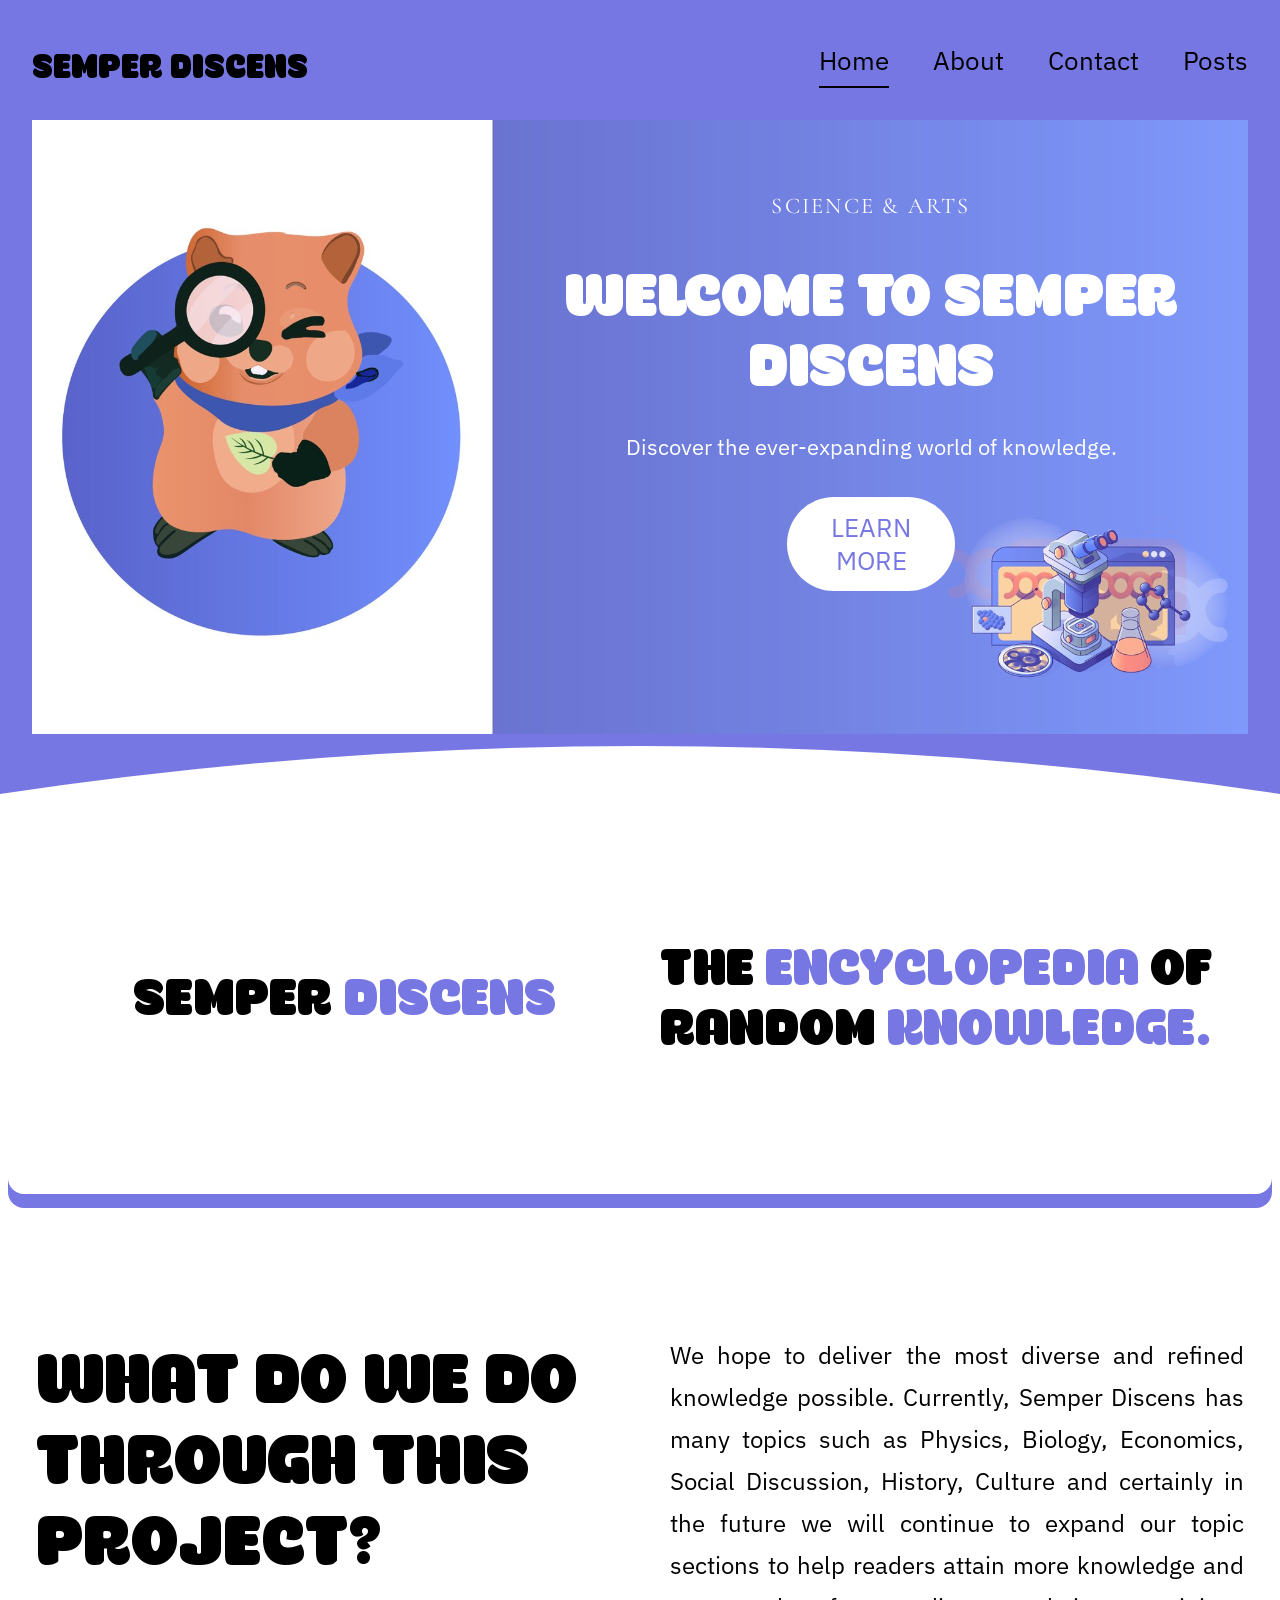
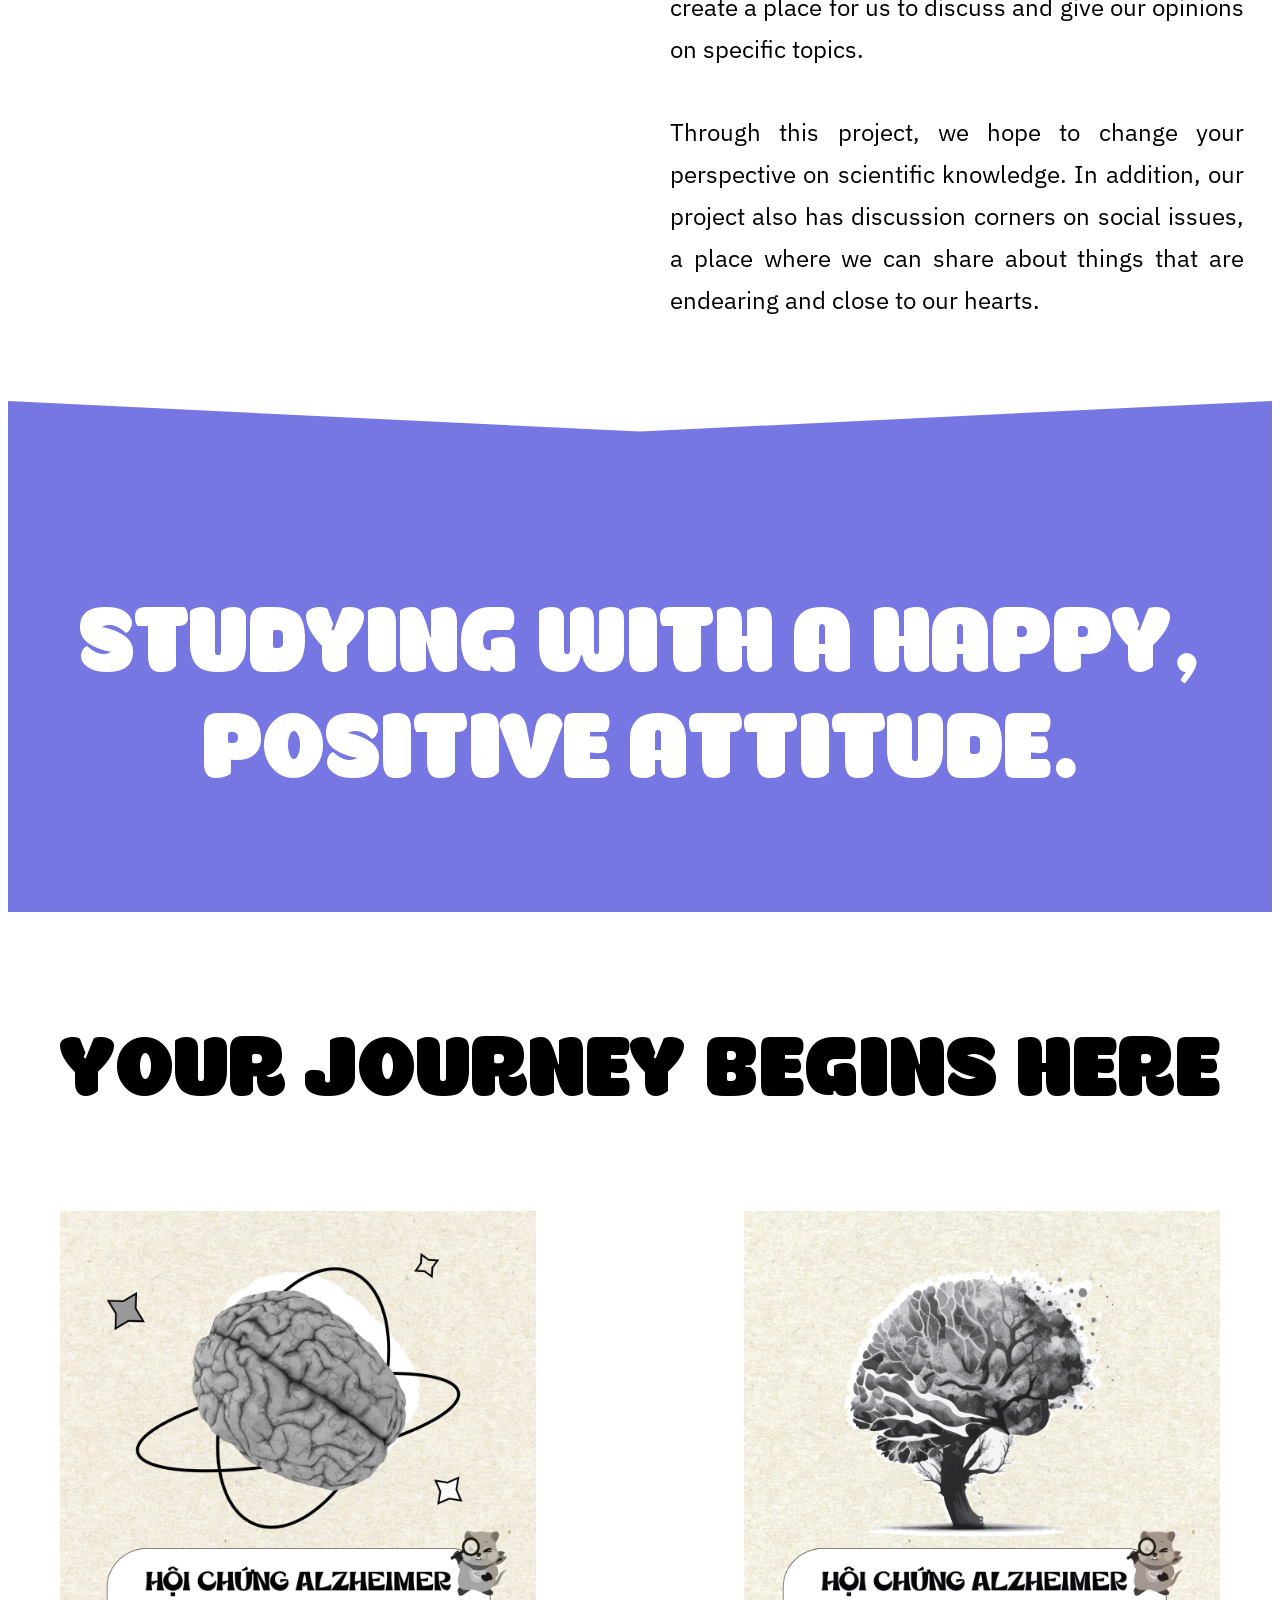
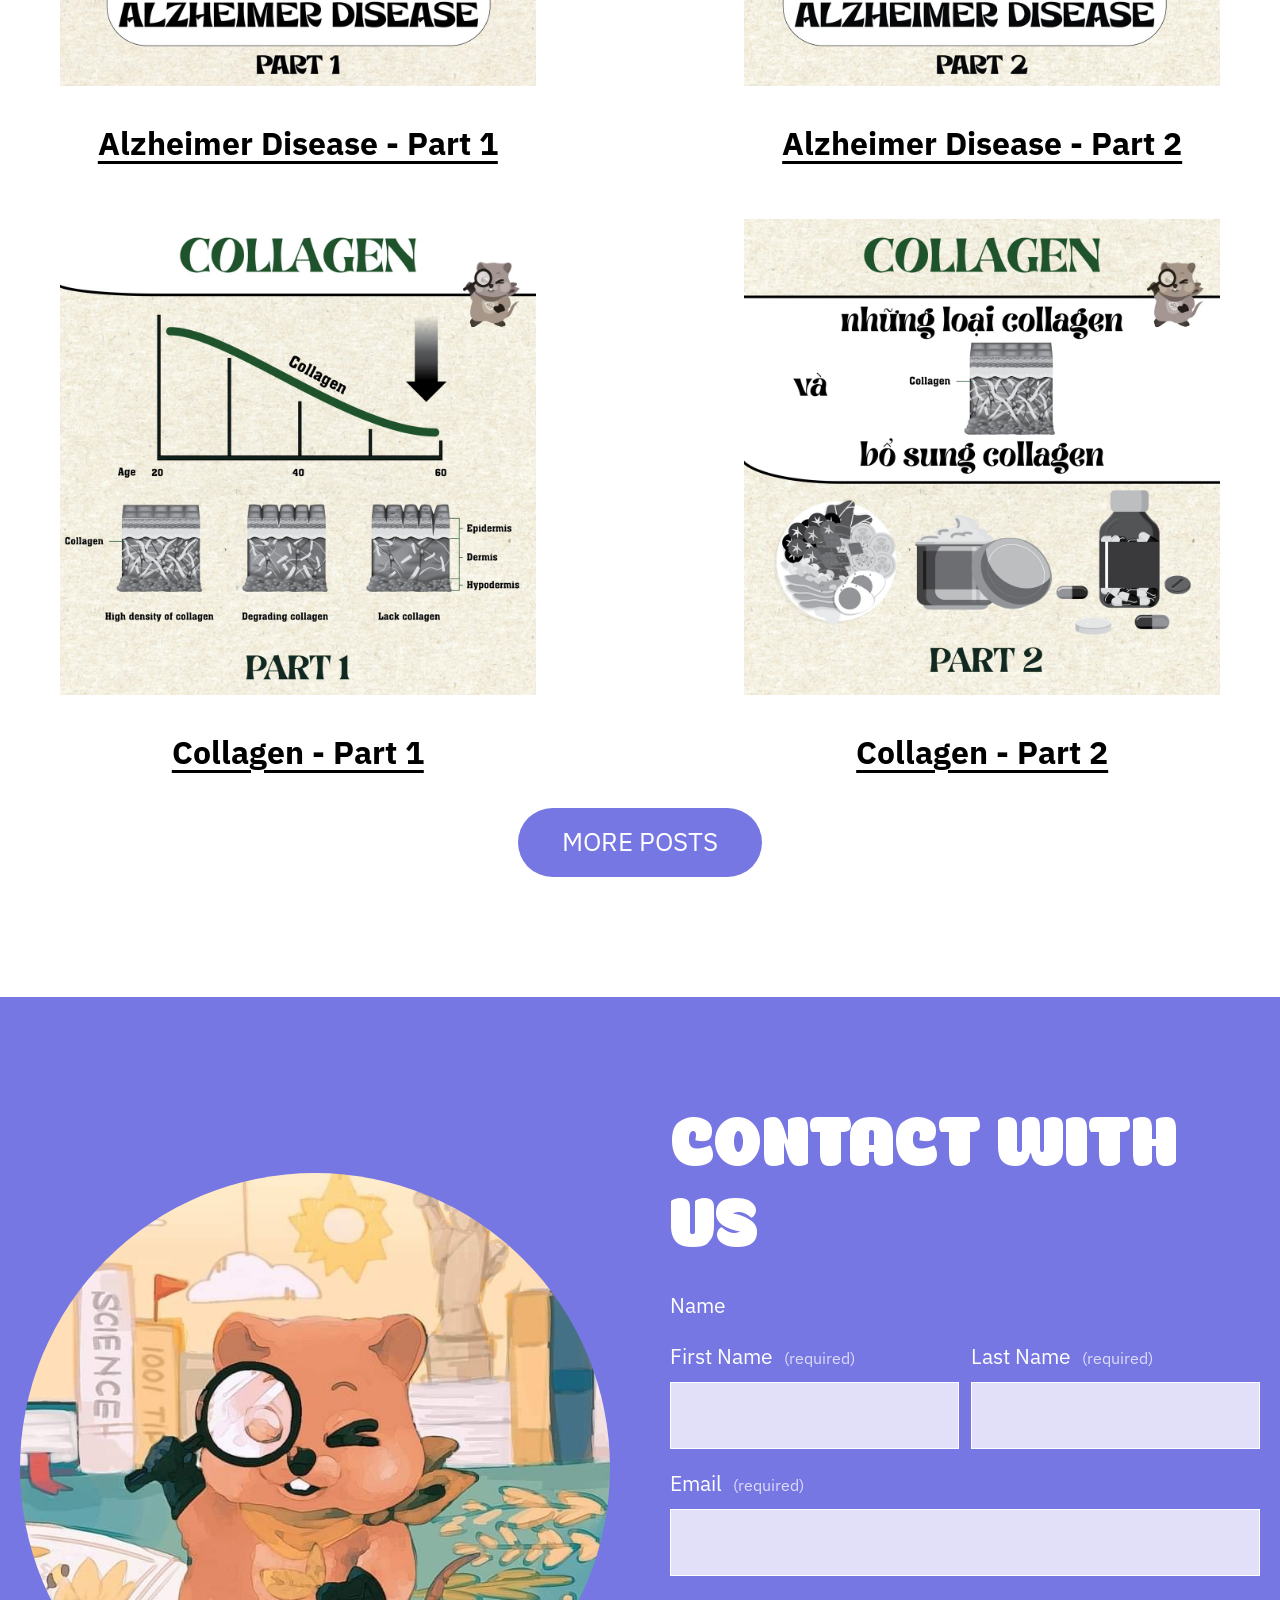
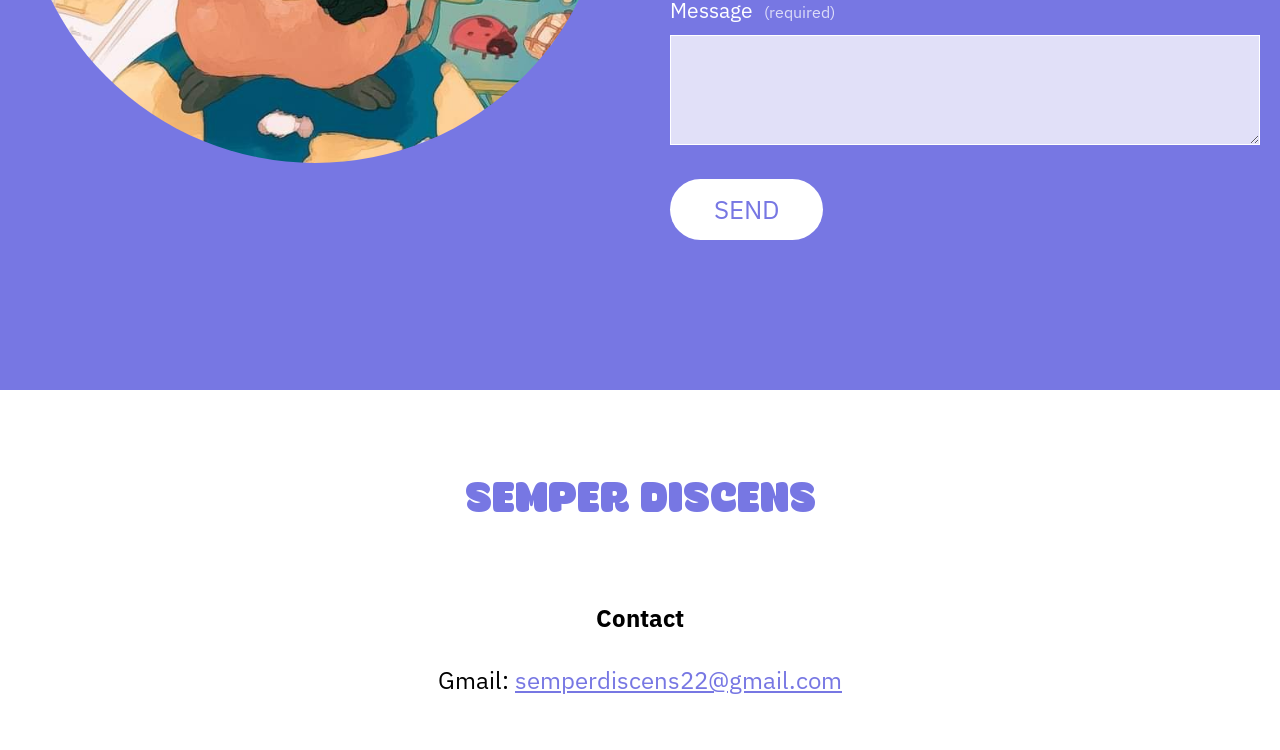
<file: index.html>
<!DOCTYPE html>
<html lang="en">
<head>
  <meta charset="UTF-8">
  <meta name="viewport" content="width=device-width, initial-scale=1">
  <title>Semper Discens</title>
  <link rel="stylesheet" href="style.css">
  <link rel="icon" href="images/favicon.png">
  <meta property="og:image" content="https://tramdanglamduoc.github.io/Semper-Discens/images/banner.jpg">
</head>
<body>

<header class="site-header dark">
  <a class="logo" href="index.html">Semper Discens</a>
  <nav>
    <a href="index.html" class="active">Home</a>
    <a href="about.html">About</a>
    <a href="contact.html">Contact</a>
    <a href="posts.html">Posts</a>
  </nav>
</header>

<section class="hero-wrap">
  <div class="hero">
    <div class="hero-right">
      <p class="tagline-sub">Science &amp; Arts</p>
      <h1>Welcome to Semper Discens</h1>
      <p>Discover the ever-expanding world of knowledge.</p>
      <a class="btn btn-white" href="about.html">Learn<br>more</a>
    </div>
  </div>
</section>
<svg class="curve-bottom" viewBox="0 0 100 10" preserveAspectRatio="none">
  <path d="M0 10 Q50 -6 100 10 Z" fill="#fff"/>
</svg>

<section class="tagline-card">
  <h2>Semper <span class="accent">Discens</span></h2>
  <h2>The <span class="accent">Encyclopedia</span> of random <span class="accent">knowledge.</span></h2>
</section>

<section class="two-col">
  <h2>What do we do through this project?</h2>
  <div class="justify">
    <p>We hope to deliver the most diverse and refined knowledge possible. Currently, Semper Discens has many topics such as Physics, Biology, Economics, Social Discussion, History, Culture and certainly in the future we will continue to expand our topic sections to help readers attain more knowledge and create a place for us to discuss and give our opinions on specific topics.</p>
    <p>Through this project, we hope to change your perspective on scientific knowledge. In addition, our project also has discussion corners on social issues, a place where we can share about things that are endearing and close to our hearts.</p>
  </div>
</section>

<section class="v-banner">
  <h2>Studying with a happy, positive attitude.</h2>
</section>

<section class="posts">
  <h2>Your journey begins here</h2>
  <div class="post-grid">
    <a class="post-card" href="posts/alzheimer-part-1.html">
      <img src="images/alzheimer-1.jpg" alt="Alzheimer Disease - Part 1">
      <span>Alzheimer Disease - Part 1</span>
    </a>
    <a class="post-card" href="posts/alzheimer-part-2.html">
      <img src="images/alzheimer-2.jpg" alt="Alzheimer Disease - Part 2">
      <span>Alzheimer Disease - Part 2</span>
    </a>
    <a class="post-card" href="posts/collagen-part-1.html">
      <img src="images/collagen-1.jpg" alt="Collagen - Part 1">
      <span>Collagen - Part 1</span>
    </a>
    <a class="post-card" href="posts/collagen-part-2.html">
      <img src="images/collagen-2.jpg" alt="Collagen - Part 2">
      <span>Collagen - Part 2</span>
    </a>
  </div>
  <div class="more"><a class="btn btn-purple" href="posts.html">More posts</a></div>
</section>

<section class="contact" id="contact">
  <img class="contact-img" src="images/mascot-watercolor.jpg" alt="">
  <div>
    <h2>Contact with us</h2>
    <form action="https://formspree.io/f/YOUR_FORM_ID" method="POST">
      Name
      <div class="row">
        <label>First Name <small>(required)</small><input name="first_name" required></label>
        <label>Last Name <small>(required)</small><input name="last_name" required></label>
      </div>
      <label>Email <small>(required)</small><input type="email" name="email" required></label>
      <label>Message <small>(required)</small><textarea name="message" required></textarea></label>
      <button class="btn btn-white" type="submit">Send</button>
    </form>
  </div>
</section>

<footer class="site-footer">
  <div class="heading">Semper Discens</div>
  <h4>Contact</h4>
  <p>Gmail: <a href="mailto:semperdiscens22@gmail.com">semperdiscens22@gmail.com</a></p>
</footer>

</body>
</html>
</file>
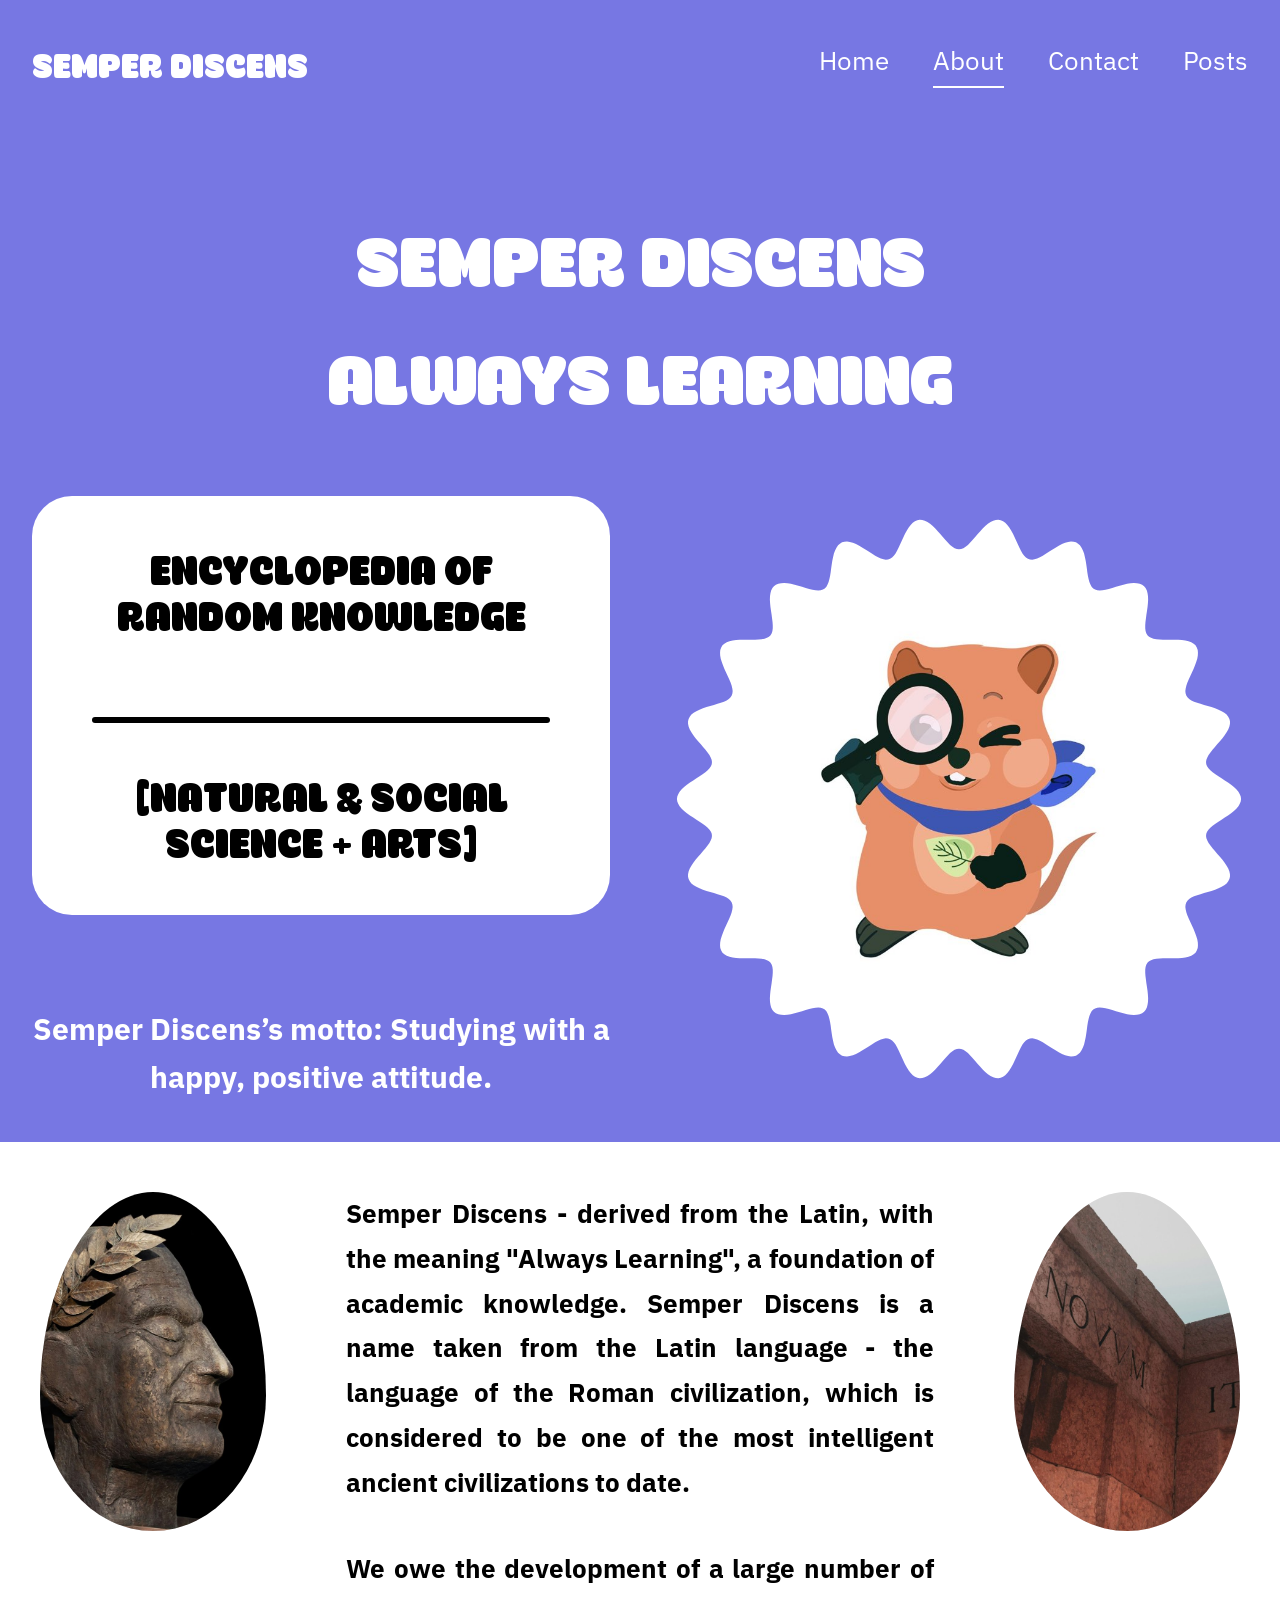
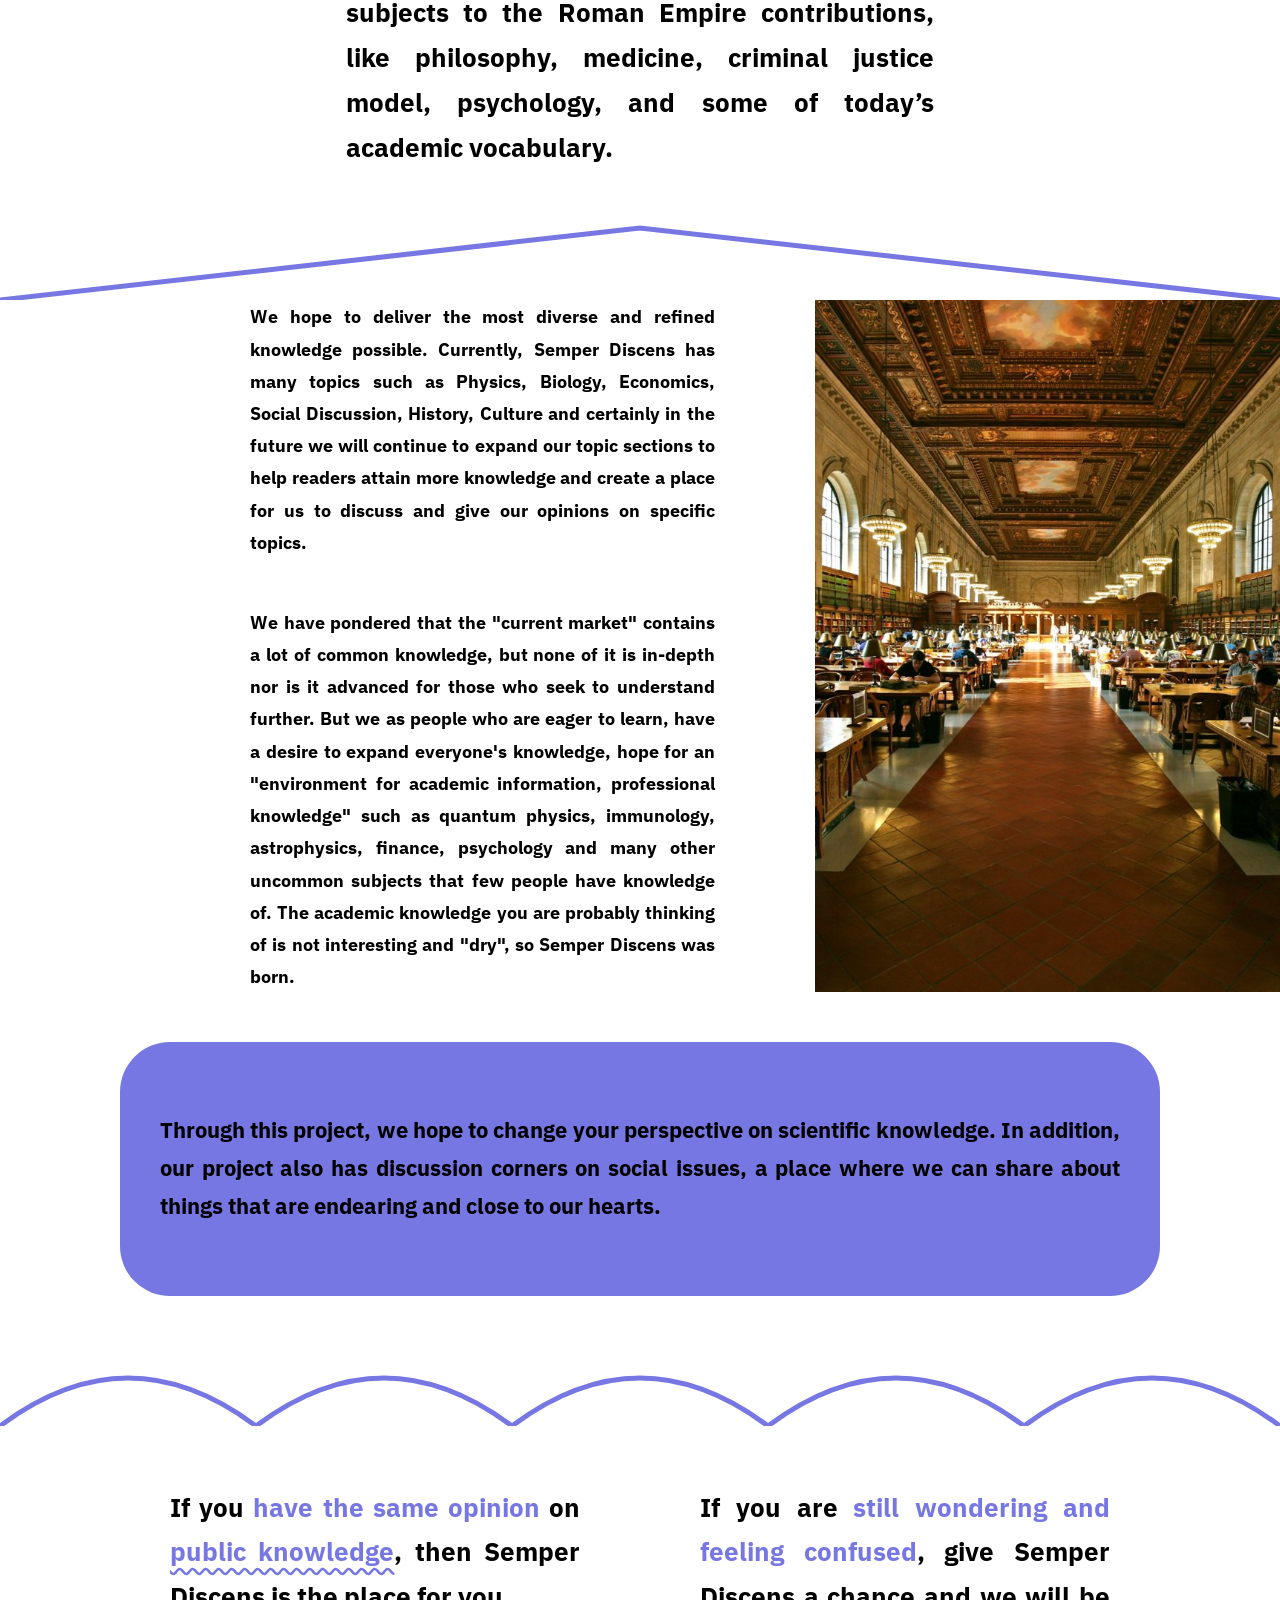
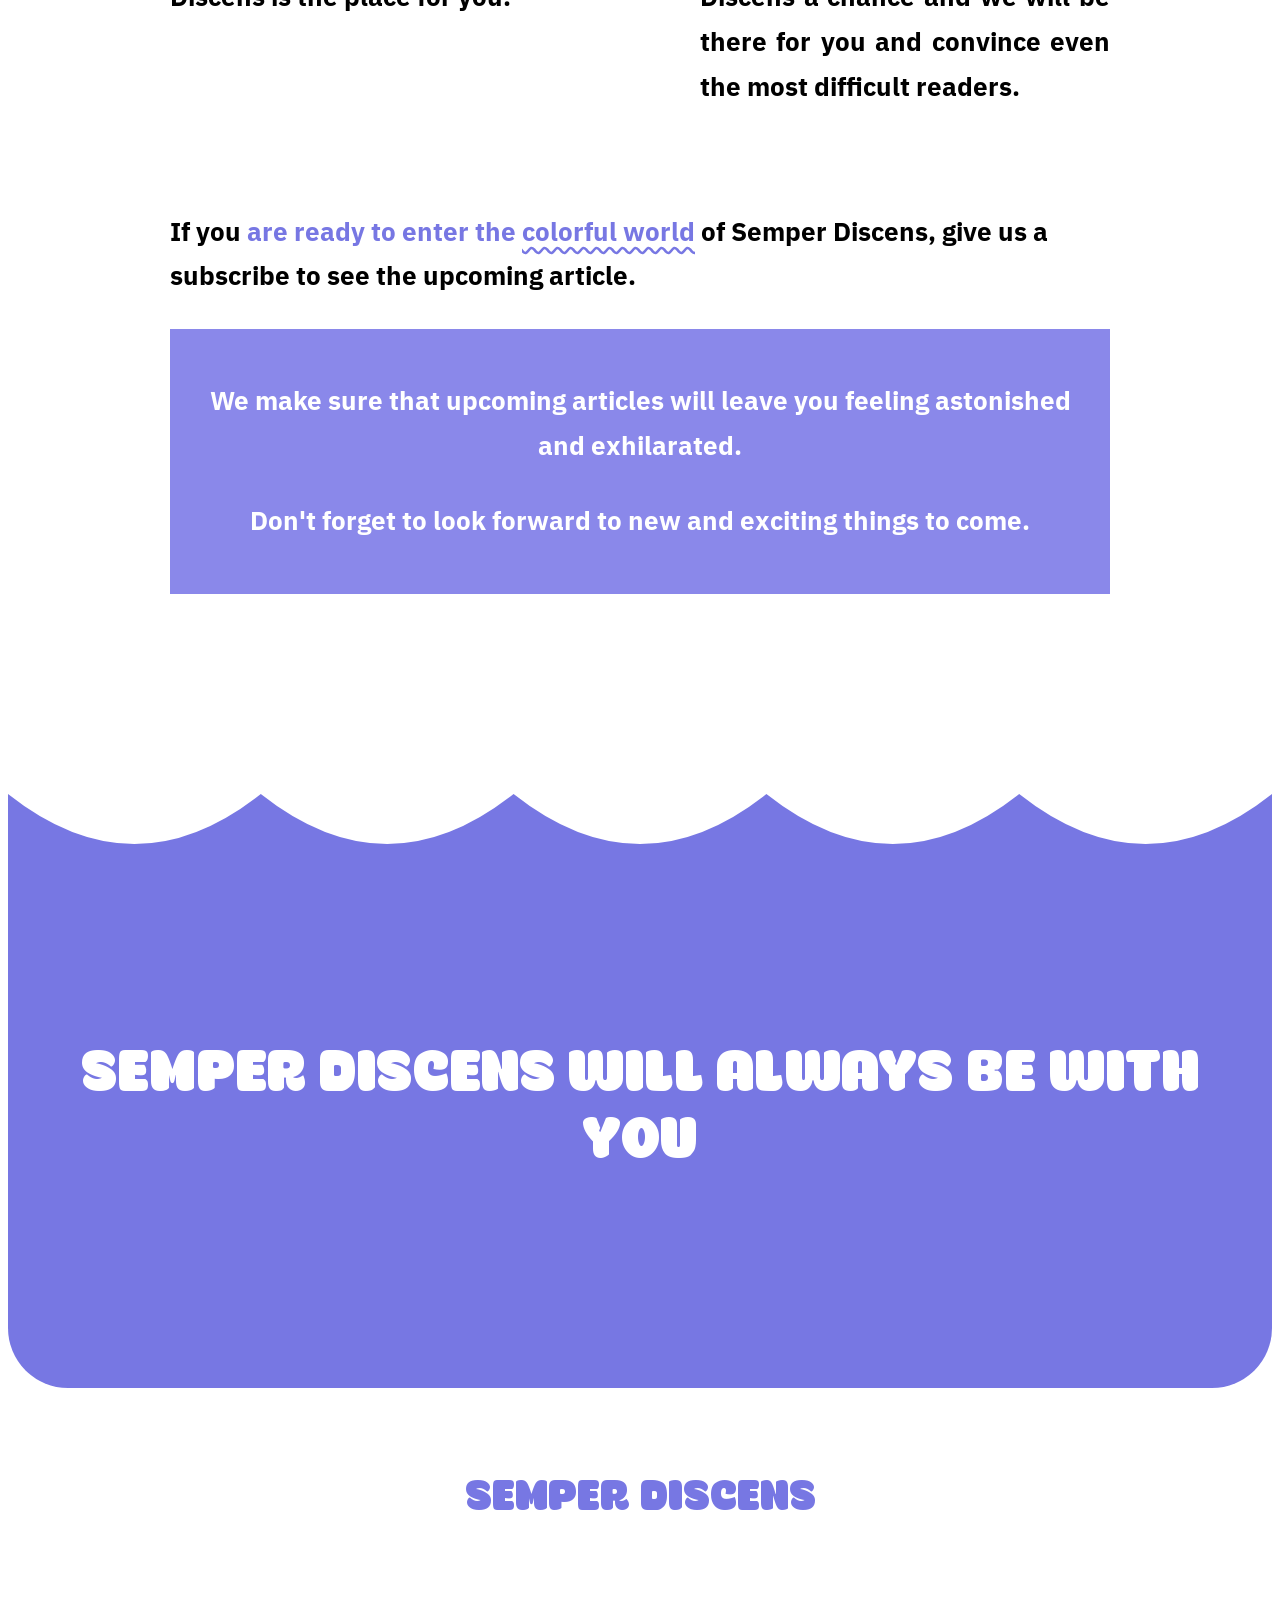
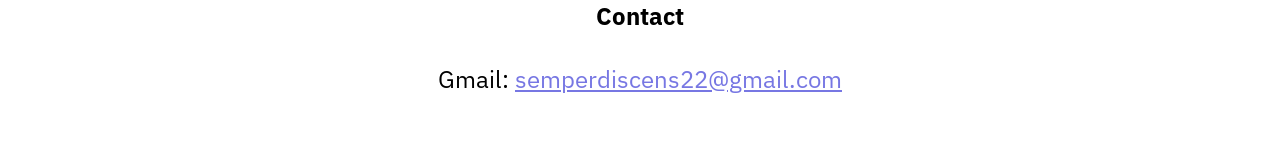
<file: about.html>
<!DOCTYPE html>
<html lang="en">
<head>
  <meta charset="UTF-8">
  <meta name="viewport" content="width=device-width, initial-scale=1">
  <title>About — Semper Discens</title>
  <link rel="stylesheet" href="style.css">
  <link rel="icon" href="images/favicon.png">
  <meta property="og:image" content="https://tramdanglamduoc.github.io/Semper-Discens/images/banner.jpg">
</head>
<body>

<header class="site-header light">
  <a class="logo" href="index.html">Semper Discens</a>
  <nav>
    <a href="index.html">Home</a>
    <a href="about.html" class="active">About</a>
    <a href="contact.html">Contact</a>
    <a href="posts.html">Posts</a>
  </nav>
</header>

<section class="about-hero">
  <h1>Semper Discens<br>Always learning</h1>
  <div class="about-hero-grid">
    <div>
      <div class="about-box">
        <h2>Encyclopedia of random knowledge</h2>
        <hr>
        <h2>[Natural &amp; social science + arts]</h2>
      </div>
      <p class="motto">Semper Discens’s motto: Studying with a happy, positive attitude.</p>
    </div>
    <div class="scallop"><img src="images/mascot.jpg" alt="Semper Discens mascot"></div>
  </div>
</section>

<section class="egg-row">
  <img class="egg" src="images/about-statue.jpg" alt="" style="object-position: 28% center">
  <div class="justify">
    <p>Semper Discens - derived from the Latin, with the meaning "Always Learning", a foundation of academic knowledge. Semper Discens is a name taken from the Latin language - the language of the Roman civilization, which is considered to be one of the most intelligent ancient civilizations to date.</p>
    <p>We owe the development of a large number of subjects to the Roman Empire contributions, like philosophy, medicine, criminal justice model, psychology, and some of today’s academic vocabulary.</p>
  </div>
  <img class="egg" src="images/about-novum.jpg" alt="" style="object-position: 22% center">
</section>

<svg class="divider" viewBox="0 0 100 10" preserveAspectRatio="none">
  <polyline points="0,10 50,1 100,10" fill="none" stroke="#7777e3" stroke-width="0.5" vector-effect="non-scaling-stroke" style="stroke-width:5"/>
</svg>

<section class="text-img">
  <div class="justify">
    <p>We hope to deliver the most diverse and refined knowledge possible. Currently, Semper Discens has many topics such as Physics, Biology, Economics, Social Discussion, History, Culture and certainly in the future we will continue to expand our topic sections to help readers attain more knowledge and create a place for us to discuss and give our opinions on specific topics.</p>
    <p>We have pondered that the "current market" contains a lot of common knowledge, but none of it is in-depth nor is it advanced for those who seek to understand further. But we as people who are eager to learn, have a desire to expand everyone's knowledge, hope for an "environment for academic information, professional knowledge" such as quantum physics, immunology, astrophysics, finance, psychology and many other uncommon subjects that few people have knowledge of. The academic knowledge you are probably thinking of is not interesting and "dry", so Semper Discens was born.</p>
  </div>
  <img src="images/about-library.jpg" alt="">
</section>

<div class="purple-pill justify">
  Through this project, we hope to change your perspective on scientific knowledge. In addition, our project also has discussion corners on social issues, a place where we can share about things that are endearing and close to our hearts.
</div>

<svg class="divider" viewBox="0 0 500 50" preserveAspectRatio="none">
  <path d="M0 50 Q50 -10 100 50 Q150 -10 200 50 Q250 -10 300 50 Q350 -10 400 50 Q450 -10 500 50" fill="none" stroke="#7777e3" stroke-width="5" vector-effect="non-scaling-stroke"/>
</svg>

<section class="bold-text">
  <div class="cols justify">
    <p>If you <span class="hl">have the same opinion</span> on <span class="hl squiggle">public knowledge</span>, then Semper Discens is the place for you.</p>
    <p>If you are <span class="hl">still wondering and feeling confused</span>, give Semper Discens a chance and we will be there for you and convince even the most difficult readers.</p>
  </div>
  <p>If you <span class="hl">are ready to enter the <span class="squiggle">colorful world</span></span> of Semper Discens, give us a subscribe to see the upcoming article.</p>
  <div class="note-box">
    <p>We make sure that upcoming articles will leave you feeling astonished and exhilarated.</p>
    <p>Don't forget to look forward to new and exciting things to come.</p>
  </div>
</section>

<section class="wave-banner">
  <svg class="divider" viewBox="0 0 500 50" preserveAspectRatio="none">
    <path d="M0 0 H500 V0 Q450 50 400 0 Q350 50 300 0 Q250 50 200 0 Q150 50 100 0 Q50 50 0 0 Z" fill="#fff"/>
  </svg>
  <h2>Semper Discens will always be with you</h2>
</section>

<footer class="site-footer">
  <div class="heading">Semper Discens</div>
  <h4>Contact</h4>
  <p>Gmail: <a href="mailto:semperdiscens22@gmail.com">semperdiscens22@gmail.com</a></p>
</footer>

</body>
</html>
</file>
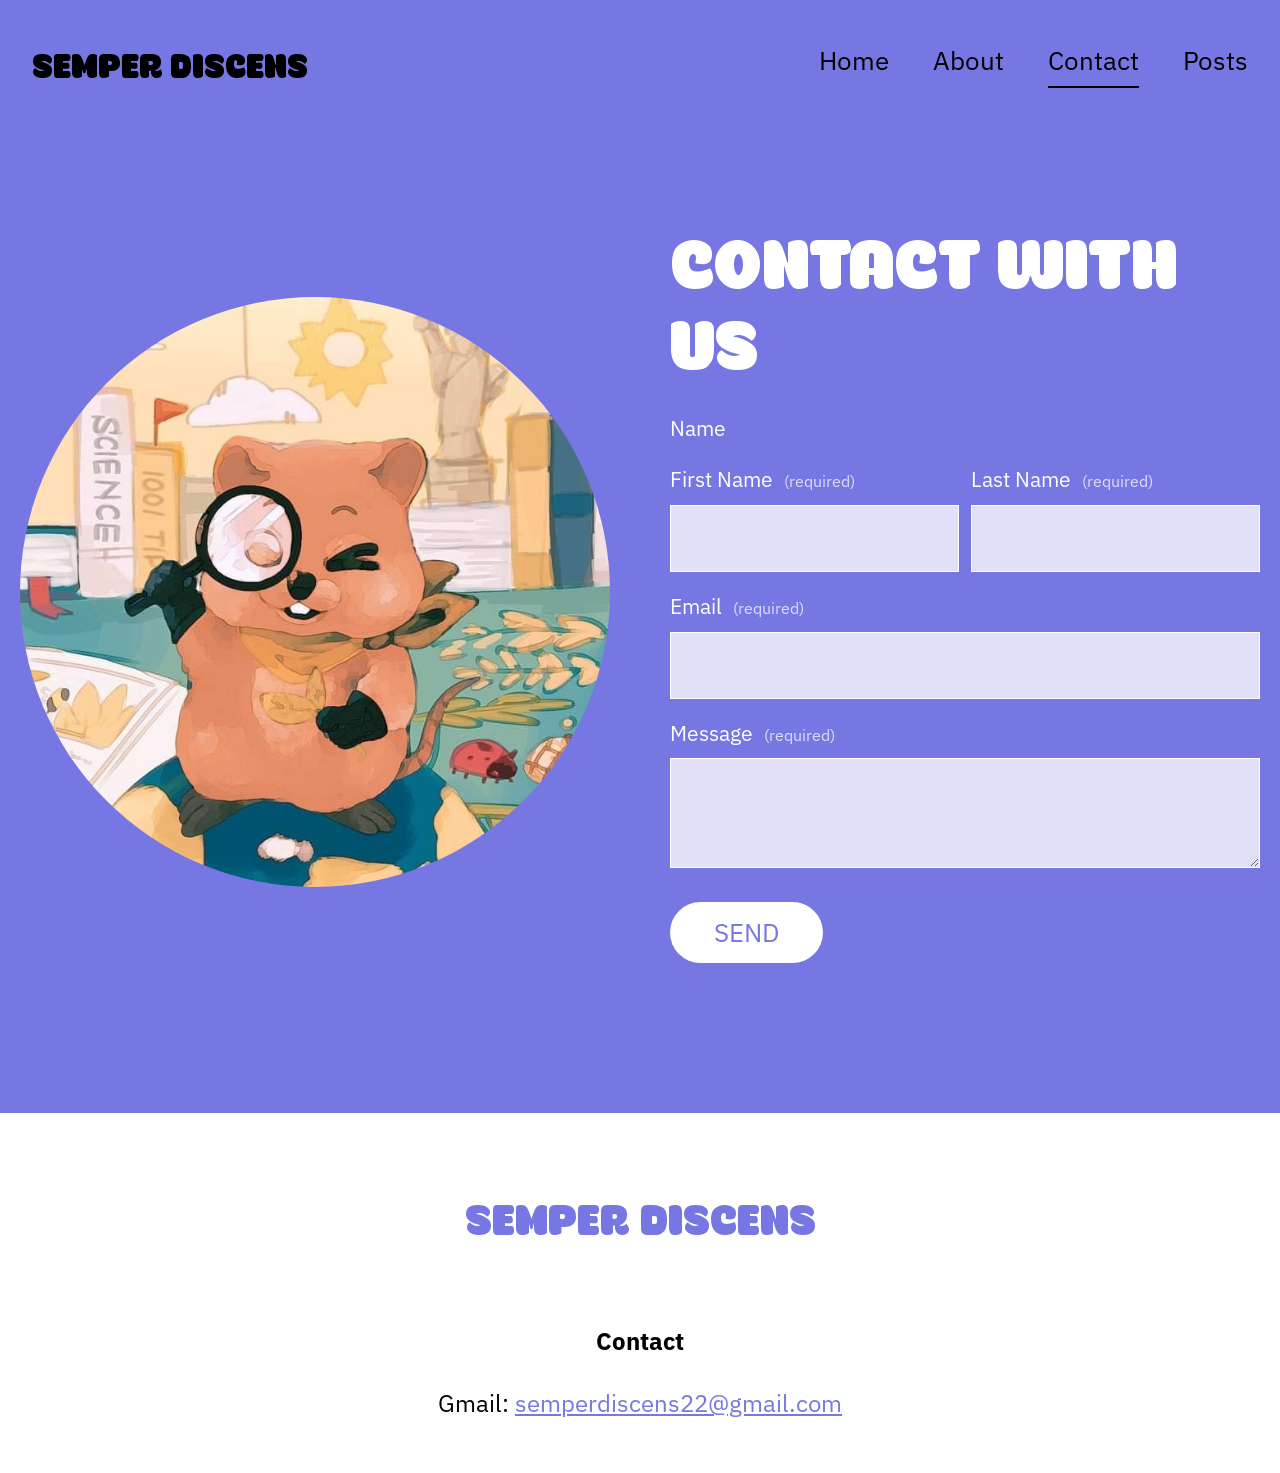
<file: contact.html>
<!DOCTYPE html>
<html lang="en">
<head>
  <meta charset="UTF-8">
  <meta name="viewport" content="width=device-width, initial-scale=1">
  <title>Contact — Semper Discens</title>
  <link rel="stylesheet" href="style.css">
  <link rel="icon" href="images/favicon.png">
  <meta property="og:image" content="https://tramdanglamduoc.github.io/Semper-Discens/images/banner.jpg">
</head>
<body>

<header class="site-header dark">
  <a class="logo" href="index.html">Semper Discens</a>
  <nav>
    <a href="index.html">Home</a>
    <a href="about.html">About</a>
    <a href="contact.html" class="active">Contact</a>
    <a href="posts.html">Posts</a>
  </nav>
</header>

<section class="contact" id="contact">
  <img class="contact-img" src="images/mascot-watercolor.jpg" alt="">
  <div>
    <h2>Contact with us</h2>
    <form action="https://formspree.io/f/YOUR_FORM_ID" method="POST">
      Name
      <div class="row">
        <label>First Name <small>(required)</small><input name="first_name" required></label>
        <label>Last Name <small>(required)</small><input name="last_name" required></label>
      </div>
      <label>Email <small>(required)</small><input type="email" name="email" required></label>
      <label>Message <small>(required)</small><textarea name="message" required></textarea></label>
      <button class="btn btn-white" type="submit">Send</button>
    </form>
  </div>
</section>

<footer class="site-footer">
  <div class="heading">Semper Discens</div>
  <h4>Contact</h4>
  <p>Gmail: <a href="mailto:semperdiscens22@gmail.com">semperdiscens22@gmail.com</a></p>
</footer>

</body>
</html>
</file>
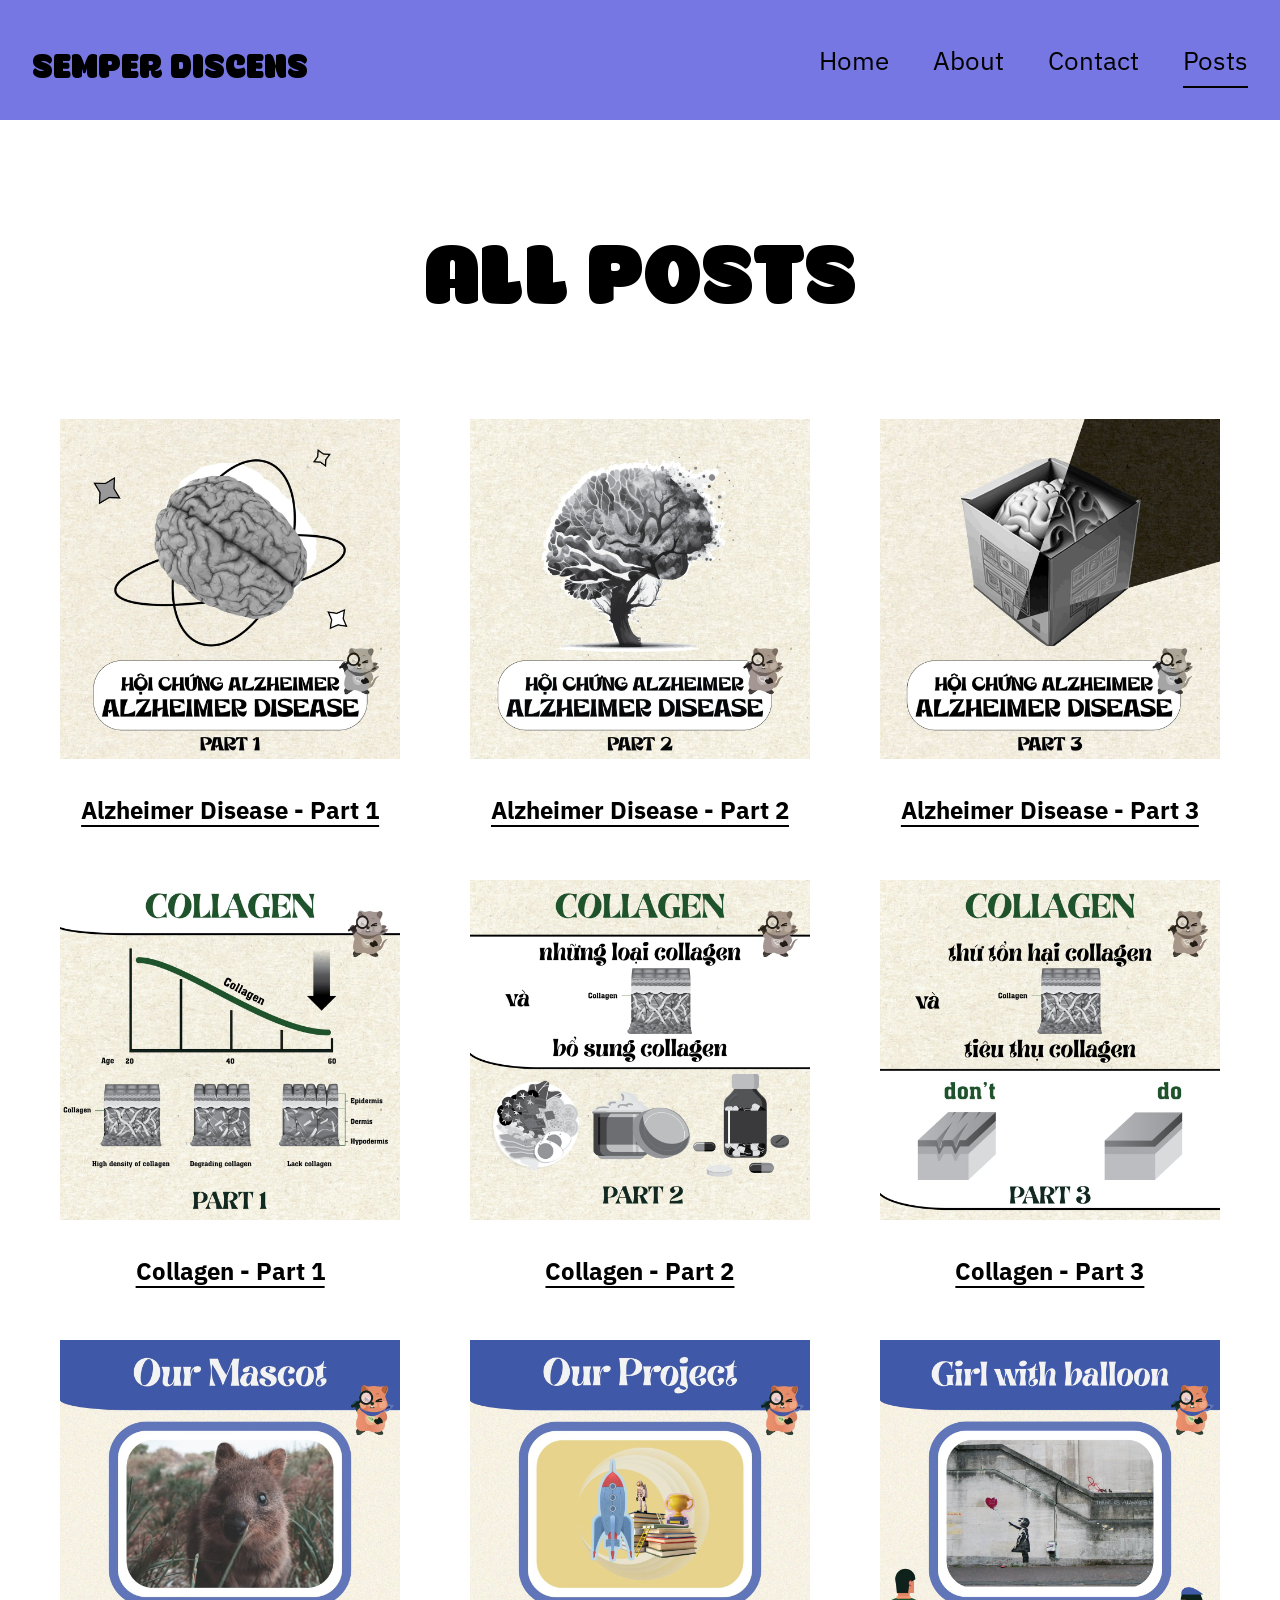
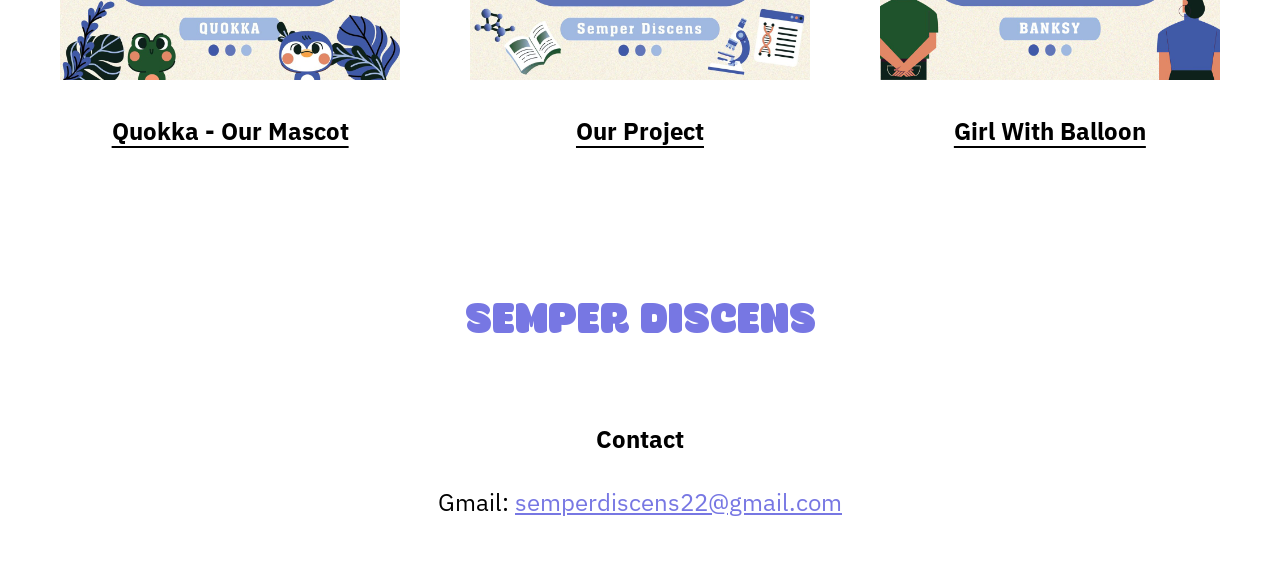
<file: posts.html>
<!DOCTYPE html>
<html lang="en">
<head>
  <meta charset="UTF-8">
  <meta name="viewport" content="width=device-width, initial-scale=1">
  <title>Posts — Semper Discens</title>
  <link rel="stylesheet" href="style.css">
  <link rel="icon" href="images/favicon.png">
  <meta property="og:image" content="https://tramdanglamduoc.github.io/Semper-Discens/images/banner.jpg">
</head>
<body>

<header class="site-header dark">
  <a class="logo" href="index.html">Semper Discens</a>
  <nav>
    <a href="index.html">Home</a>
    <a href="about.html">About</a>
    <a href="contact.html">Contact</a>
    <a href="posts.html" class="active">Posts</a>
  </nav>
</header>

<section class="posts">
  <h2>All posts</h2>
  <div class="post-grid all">
    <a class="post-card" href="posts/alzheimer-part-1.html">
      <img src="images/alzheimer-1.jpg" alt="Alzheimer Disease - Part 1">
      <span>Alzheimer Disease - Part 1</span>
    </a>
    <a class="post-card" href="posts/alzheimer-part-2.html">
      <img src="images/alzheimer-2.jpg" alt="Alzheimer Disease - Part 2">
      <span>Alzheimer Disease - Part 2</span>
    </a>
    <a class="post-card" href="posts/alzheimer-part-3.html">
      <img src="images/alzheimer-3.jpg" alt="Alzheimer Disease - Part 3">
      <span>Alzheimer Disease - Part 3</span>
    </a>
    <a class="post-card" href="posts/collagen-part-1.html">
      <img src="images/collagen-1.jpg" alt="Collagen - Part 1">
      <span>Collagen - Part 1</span>
    </a>
    <a class="post-card" href="posts/collagen-part-2.html">
      <img src="images/collagen-2.jpg" alt="Collagen - Part 2">
      <span>Collagen - Part 2</span>
    </a>
    <a class="post-card" href="posts/collagen-part-3.html">
      <img src="images/collagen-3.jpg" alt="Collagen - Part 3">
      <span>Collagen - Part 3</span>
    </a>
    <a class="post-card" href="posts/our-mascot.html">
      <img src="images/our-mascot.jpg" alt="Quokka - Our Mascot">
      <span>Quokka - Our Mascot</span>
    </a>
    <a class="post-card" href="posts/our-project.html">
      <img src="images/our-project.jpg" alt="Our Project">
      <span>Our Project</span>
    </a>
    <a class="post-card" href="posts/girl-with-balloon.html">
      <img src="images/girl-with-balloon.jpg" alt="Girl With Balloon">
      <span>Girl With Balloon</span>
    </a>
  </div>
  
</section>

<footer class="site-footer">
  <div class="heading">Semper Discens</div>
  <h4>Contact</h4>
  <p>Gmail: <a href="mailto:semperdiscens22@gmail.com">semperdiscens22@gmail.com</a></p>
</footer>

</body>
</html>
</file>
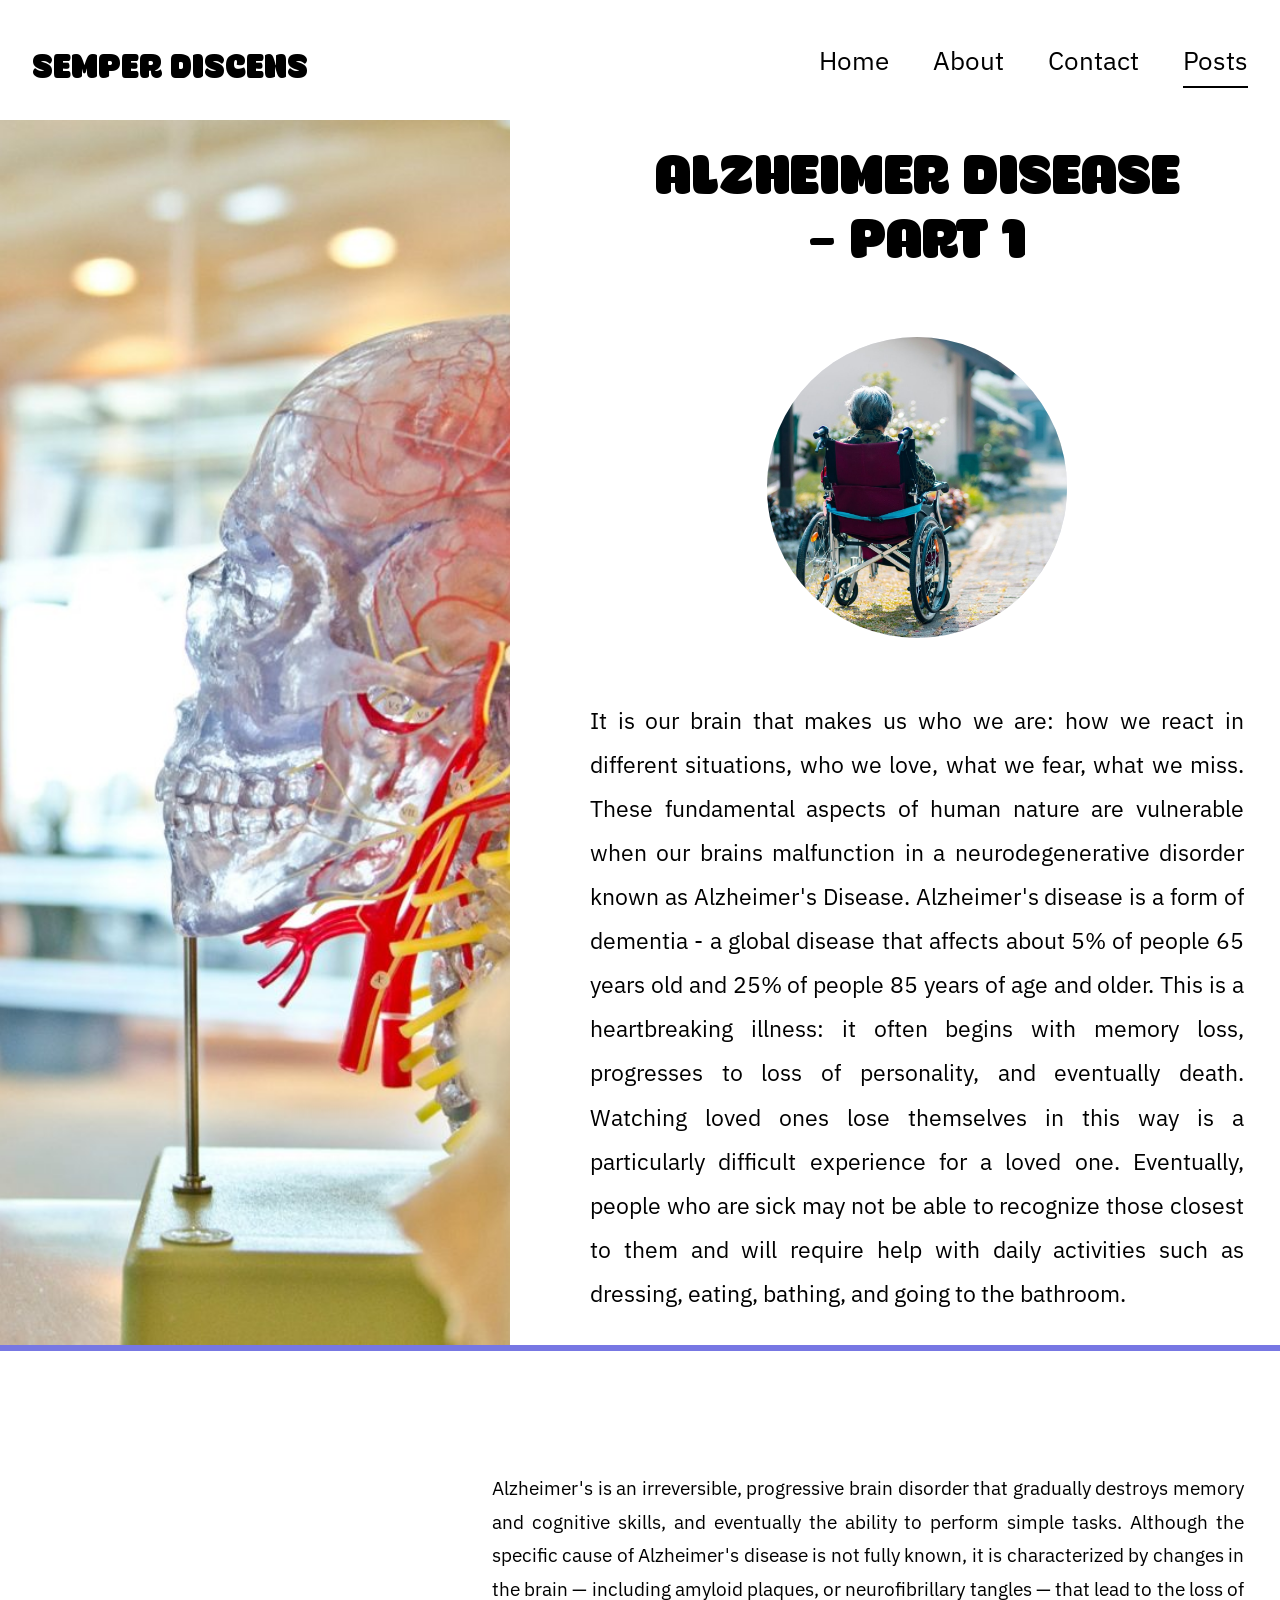
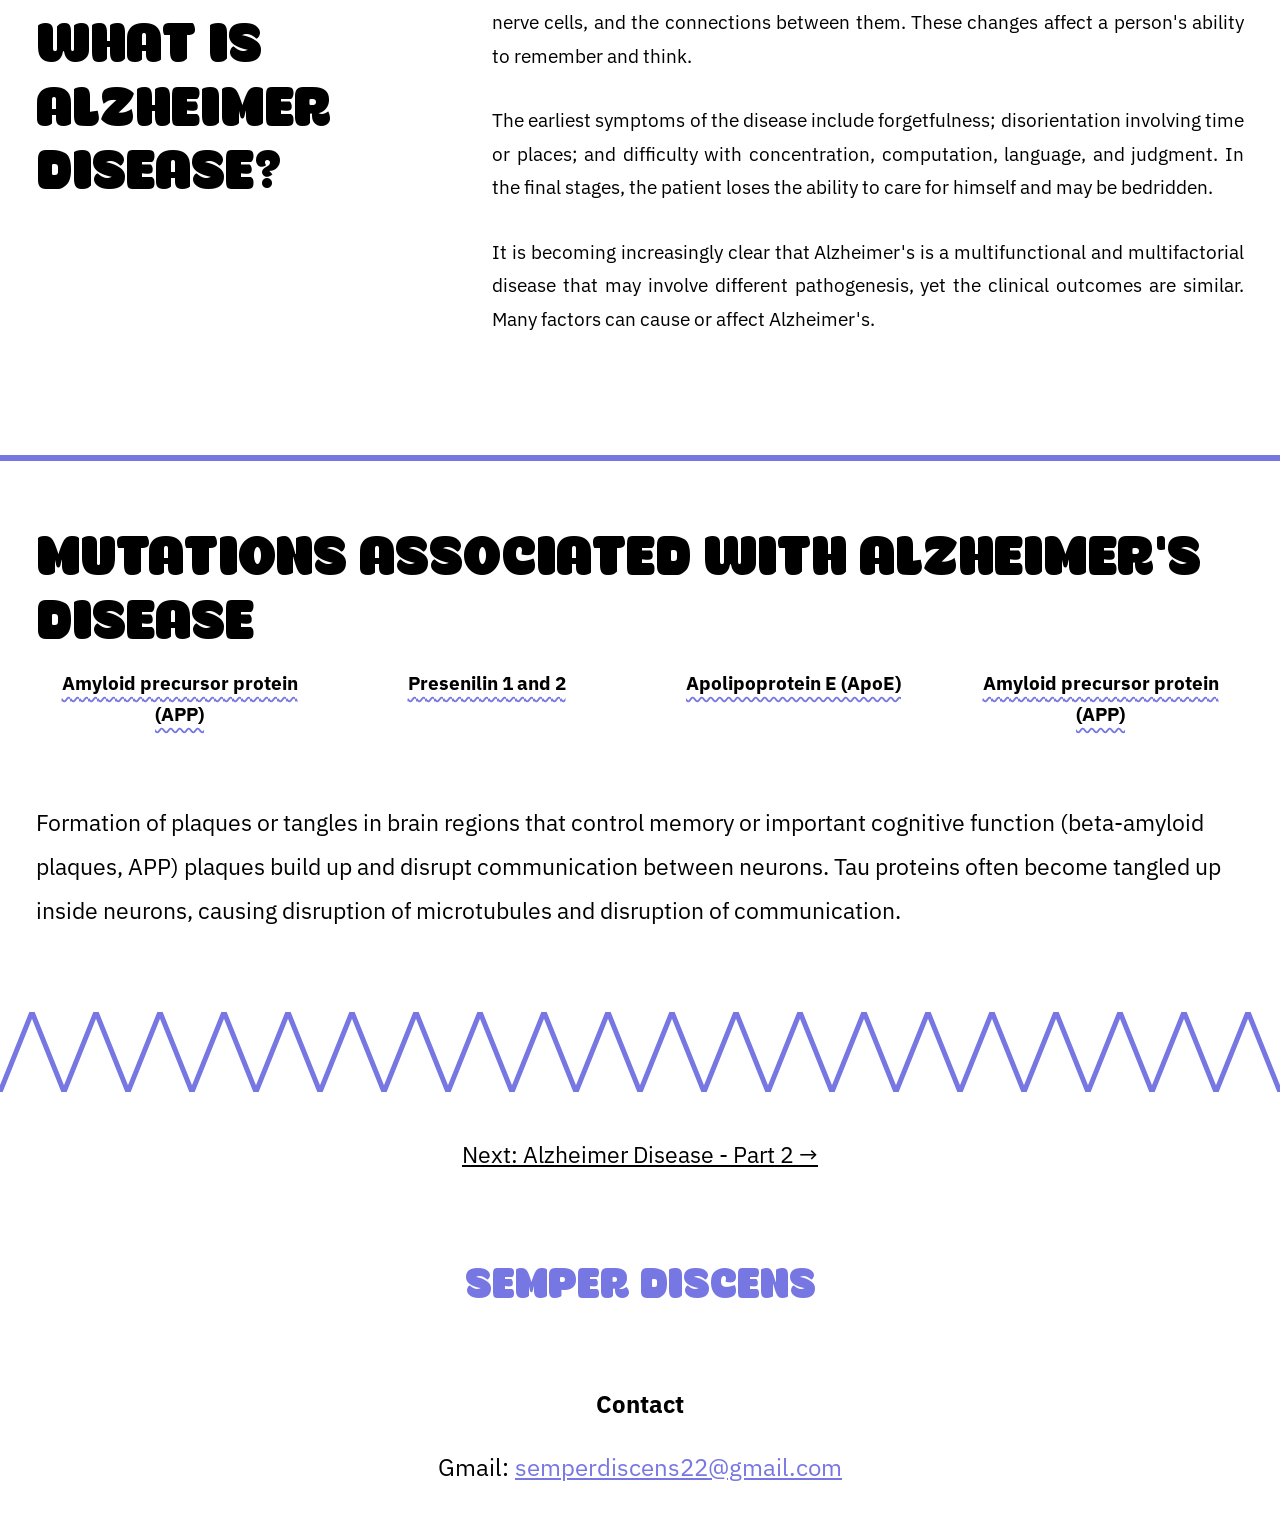
<file: posts/alzheimer-part-1.html>
<!DOCTYPE html>
<html lang="en">
<head>
  <meta charset="UTF-8">
  <meta name="viewport" content="width=device-width, initial-scale=1">
  <title>Alzheimer Disease - Part 1 — Semper Discens</title>
  <link rel="stylesheet" href="../style.css">
  <link rel="icon" href="../images/favicon.png">
  <meta property="og:image" content="https://tramdanglamduoc.github.io/Semper-Discens/images/banner.jpg">
</head>
<body>

<header class="site-header dark plain">
  <a class="logo" href="../index.html">Semper Discens</a>
  <nav>
    <a href="../index.html">Home</a>
    <a href="../about.html">About</a>
    <a href="../contact.html">Contact</a>
    <a href="../posts.html" class="active">Posts</a>
  </nav>
</header>

<article class="article">

<section class="a-hero">
  <img class="ph" src="../images/alz1-skull.jpg" alt="Transparent model of a human head showing the brain and blood vessels" style="object-position: 72% center">
  <div class="side">
    <h1>Alzheimer Disease<br>- Part 1</h1>
    <img class="ph circle" src="../images/alz1-wheelchair.jpg" alt="Elderly woman in a wheelchair" style="object-position: 30% center">
    <p>It is our brain that makes us who we are: how we react in different situations, who we love, what we fear, what we miss. These fundamental aspects of human nature are vulnerable when our brains malfunction in a neurodegenerative disorder known as Alzheimer's Disease. Alzheimer's disease is a form of dementia - a global disease that affects about 5% of people 65 years old and 25% of people 85 years of age and older. This is a heartbreaking illness: it often begins with memory loss, progresses to loss of personality, and eventually death. Watching loved ones lose themselves in this way is a particularly difficult experience for a loved one. Eventually, people who are sick may not be able to recognize those closest to them and will require help with daily activities such as dressing, eating, bathing, and going to the bathroom.</p>
  </div>
</section>

<div class="rule"></div>

<section class="a-row">
  <h2>What is Alzheimer disease?</h2>
  <div>
    <p>Alzheimer's is an irreversible, progressive brain disorder that gradually destroys memory and cognitive skills, and eventually the ability to perform simple tasks. Although the specific cause of Alzheimer's disease is not fully known, it is characterized by changes in the brain — including amyloid plaques, or neurofibrillary tangles — that lead to the loss of nerve cells, and the connections between them. These changes affect a person's ability to remember and think.</p>
    <p>The earliest symptoms of the disease include forgetfulness; disorientation involving time or places; and difficulty with concentration, computation, language, and judgment. In the final stages, the patient loses the ability to care for himself and may be bedridden.</p>
    <p>It is becoming increasingly clear that Alzheimer's is a multifunctional and multifactorial disease that may involve different pathogenesis, yet the clinical outcomes are similar. Many factors can cause or affect Alzheimer's.</p>
  </div>
</section>

<div class="rule"></div>

<section class="a-block">
  <h2>Mutations associated with Alzheimer's disease</h2>
  <div class="labels">
    <span>Amyloid precursor protein (APP)</span>
    <span>Presenilin 1 and 2</span>
    <span>Apolipoprotein E (ApoE)</span>
    <span>Amyloid precursor protein (APP)</span>
  </div>
  <p>Formation of plaques or tangles in brain regions that control memory or important cognitive function (beta-amyloid plaques, APP) plaques build up and disrupt communication between neurons. Tau proteins often become tangled up inside neurons, causing disruption of microtubules and disruption of communication.</p>
</section>

<svg class="divider" viewBox="0 0 400 20" preserveAspectRatio="none">
  <polyline points="0,20 10,0 20,20 30,0 40,20 50,0 60,20 70,0 80,20 90,0 100,20 110,0 120,20 130,0 140,20 150,0 160,20 170,0 180,20 190,0 200,20 210,0 220,20 230,0 240,20 250,0 260,20 270,0 280,20 290,0 300,20 310,0 320,20 330,0 340,20 350,0 360,20 370,0 380,20 390,0 400,20" fill="none" stroke="#7777e3" stroke-width="5" vector-effect="non-scaling-stroke"/>
</svg>

<p class="center" style="margin: 40px 0 0; text-align: center"><a href="alzheimer-part-2.html">Next: Alzheimer Disease - Part 2 →</a></p>

</article>

<footer class="site-footer">
  <div class="heading">Semper Discens</div>
  <h4>Contact</h4>
  <p>Gmail: <a href="mailto:semperdiscens22@gmail.com">semperdiscens22@gmail.com</a></p>
</footer>

</body>
</html>
</file>
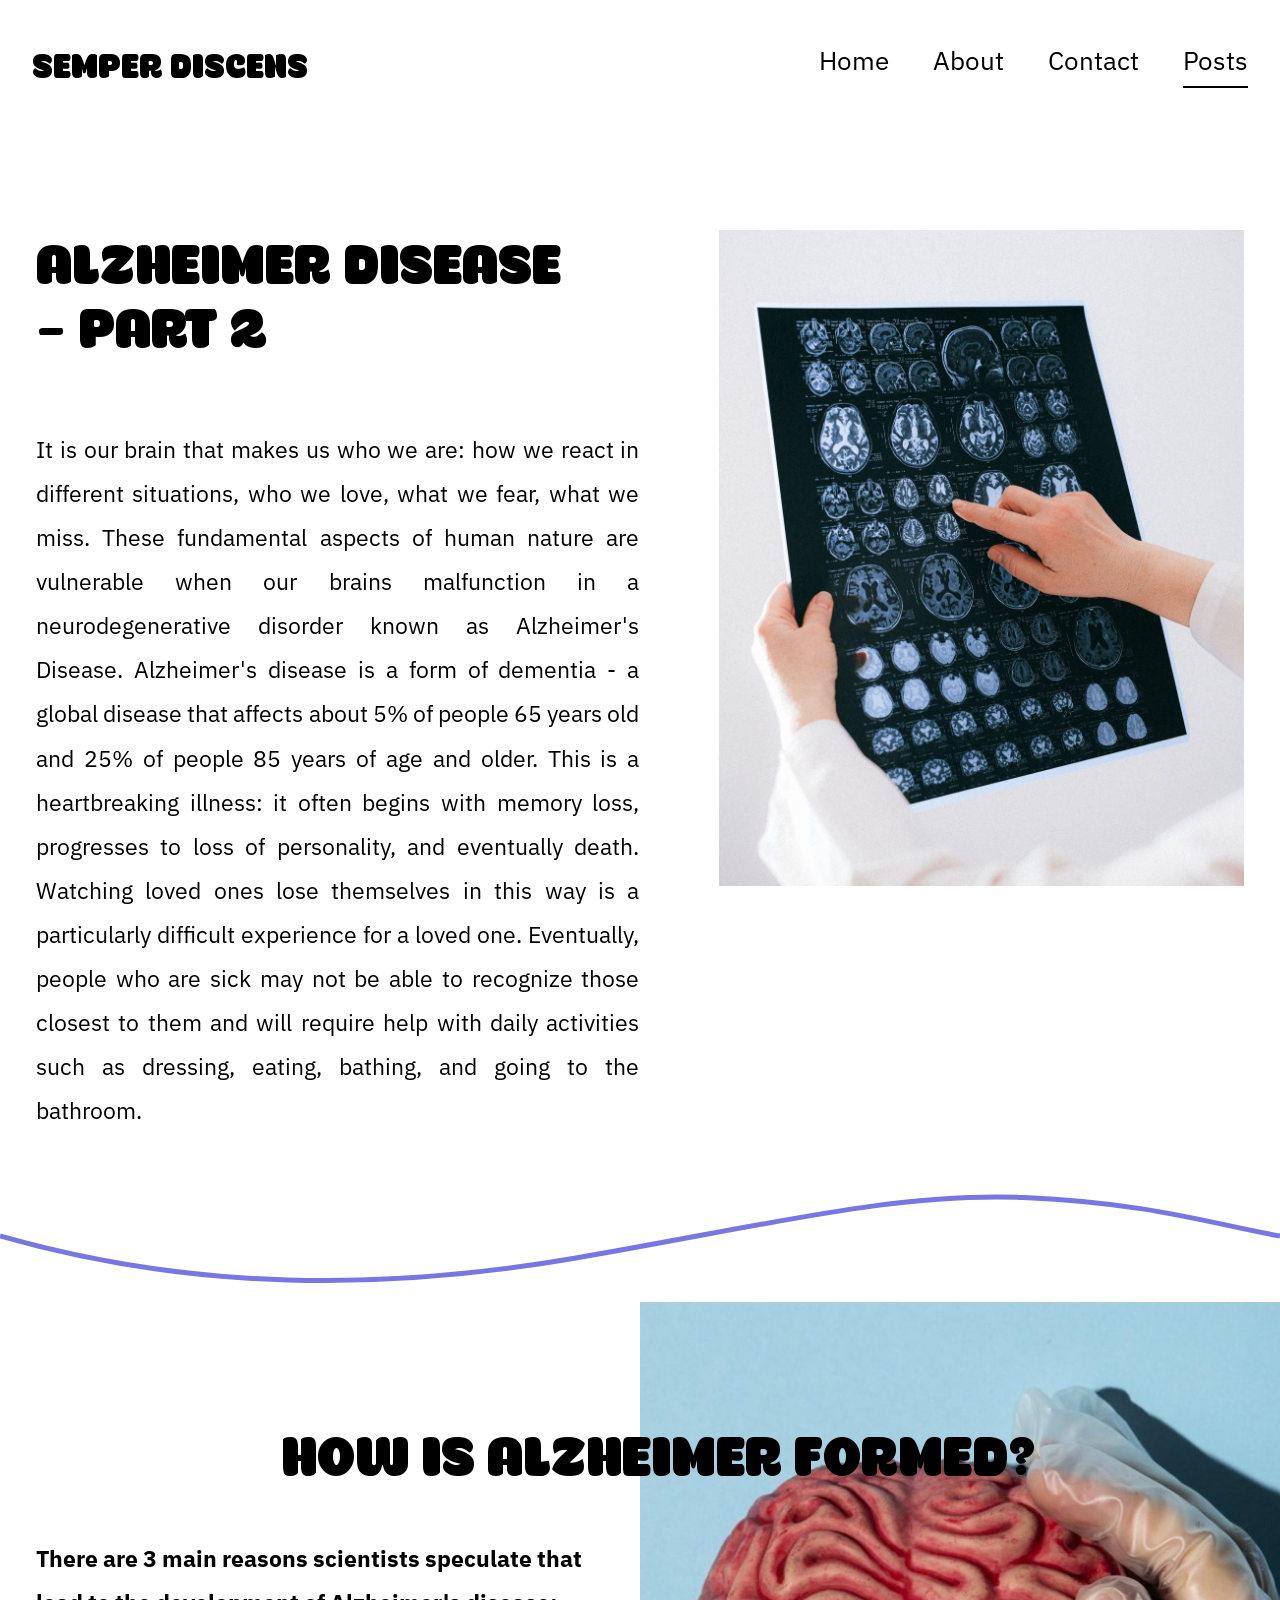
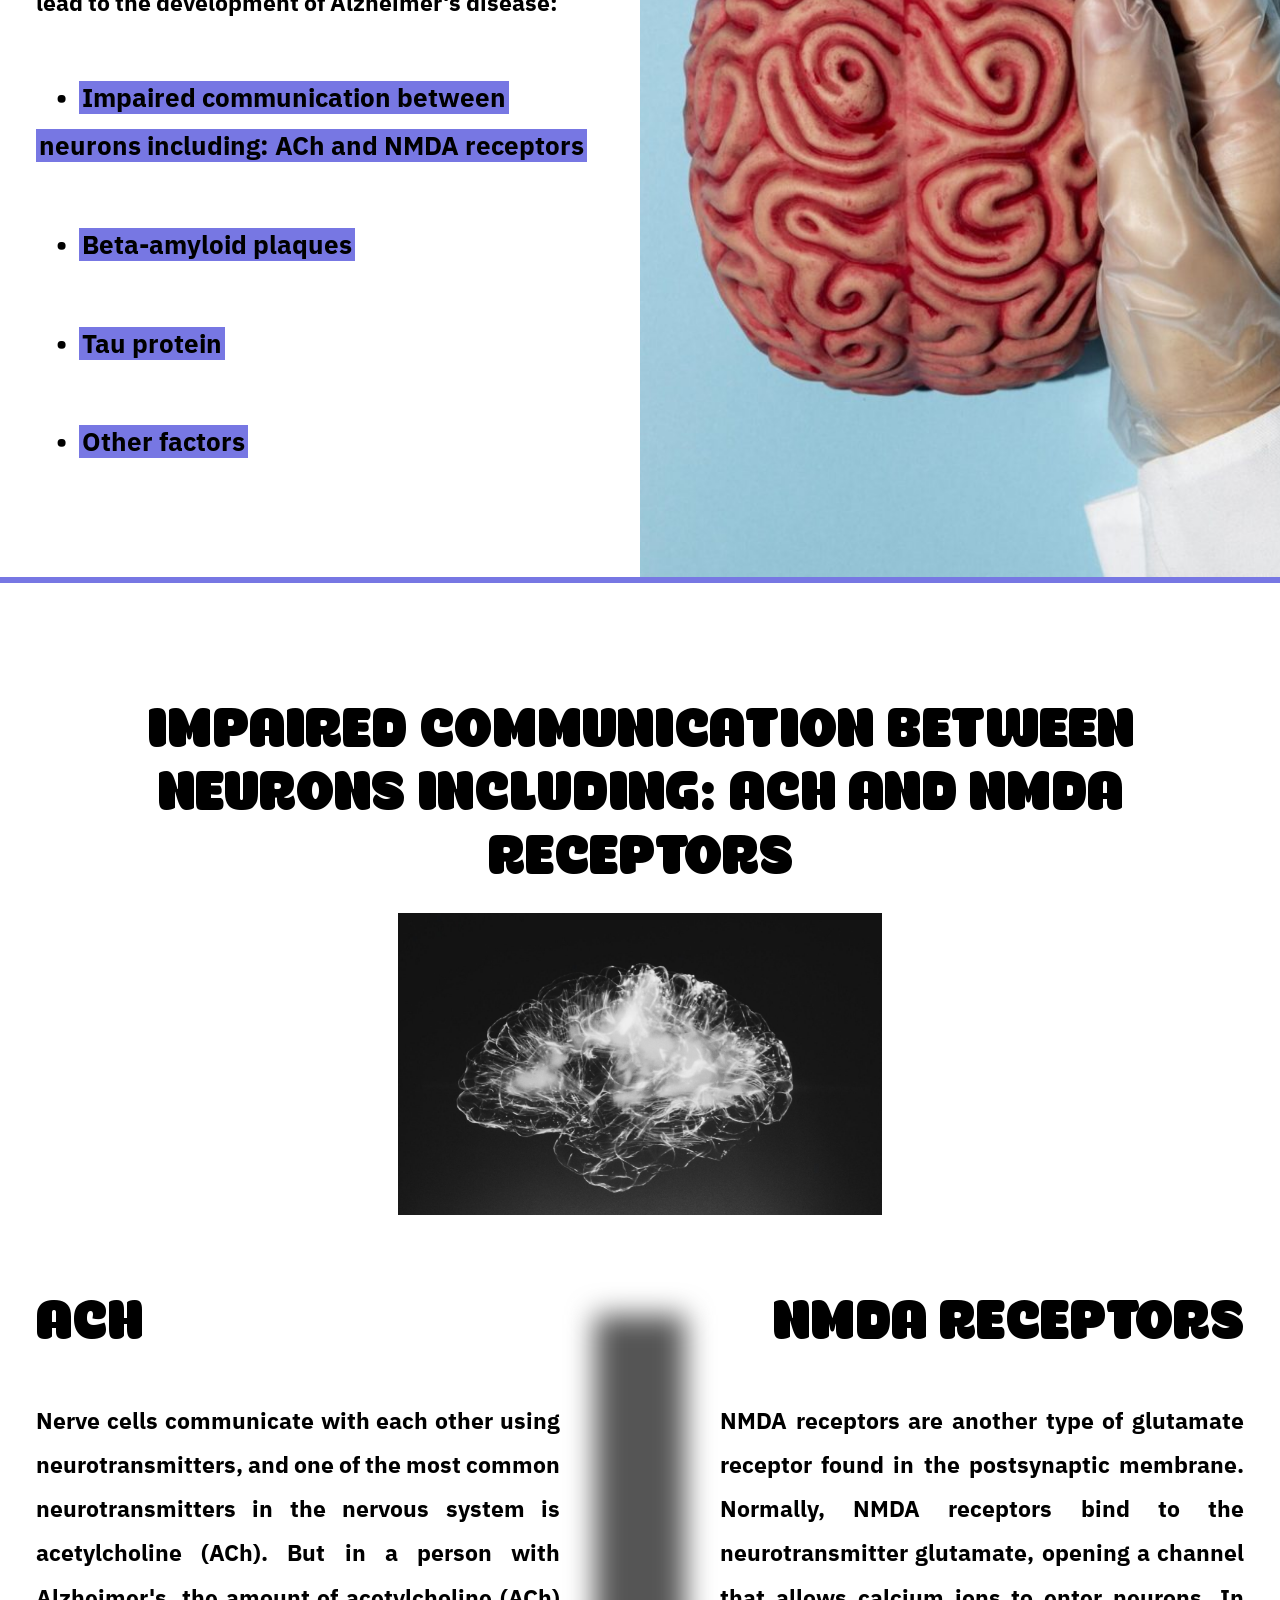
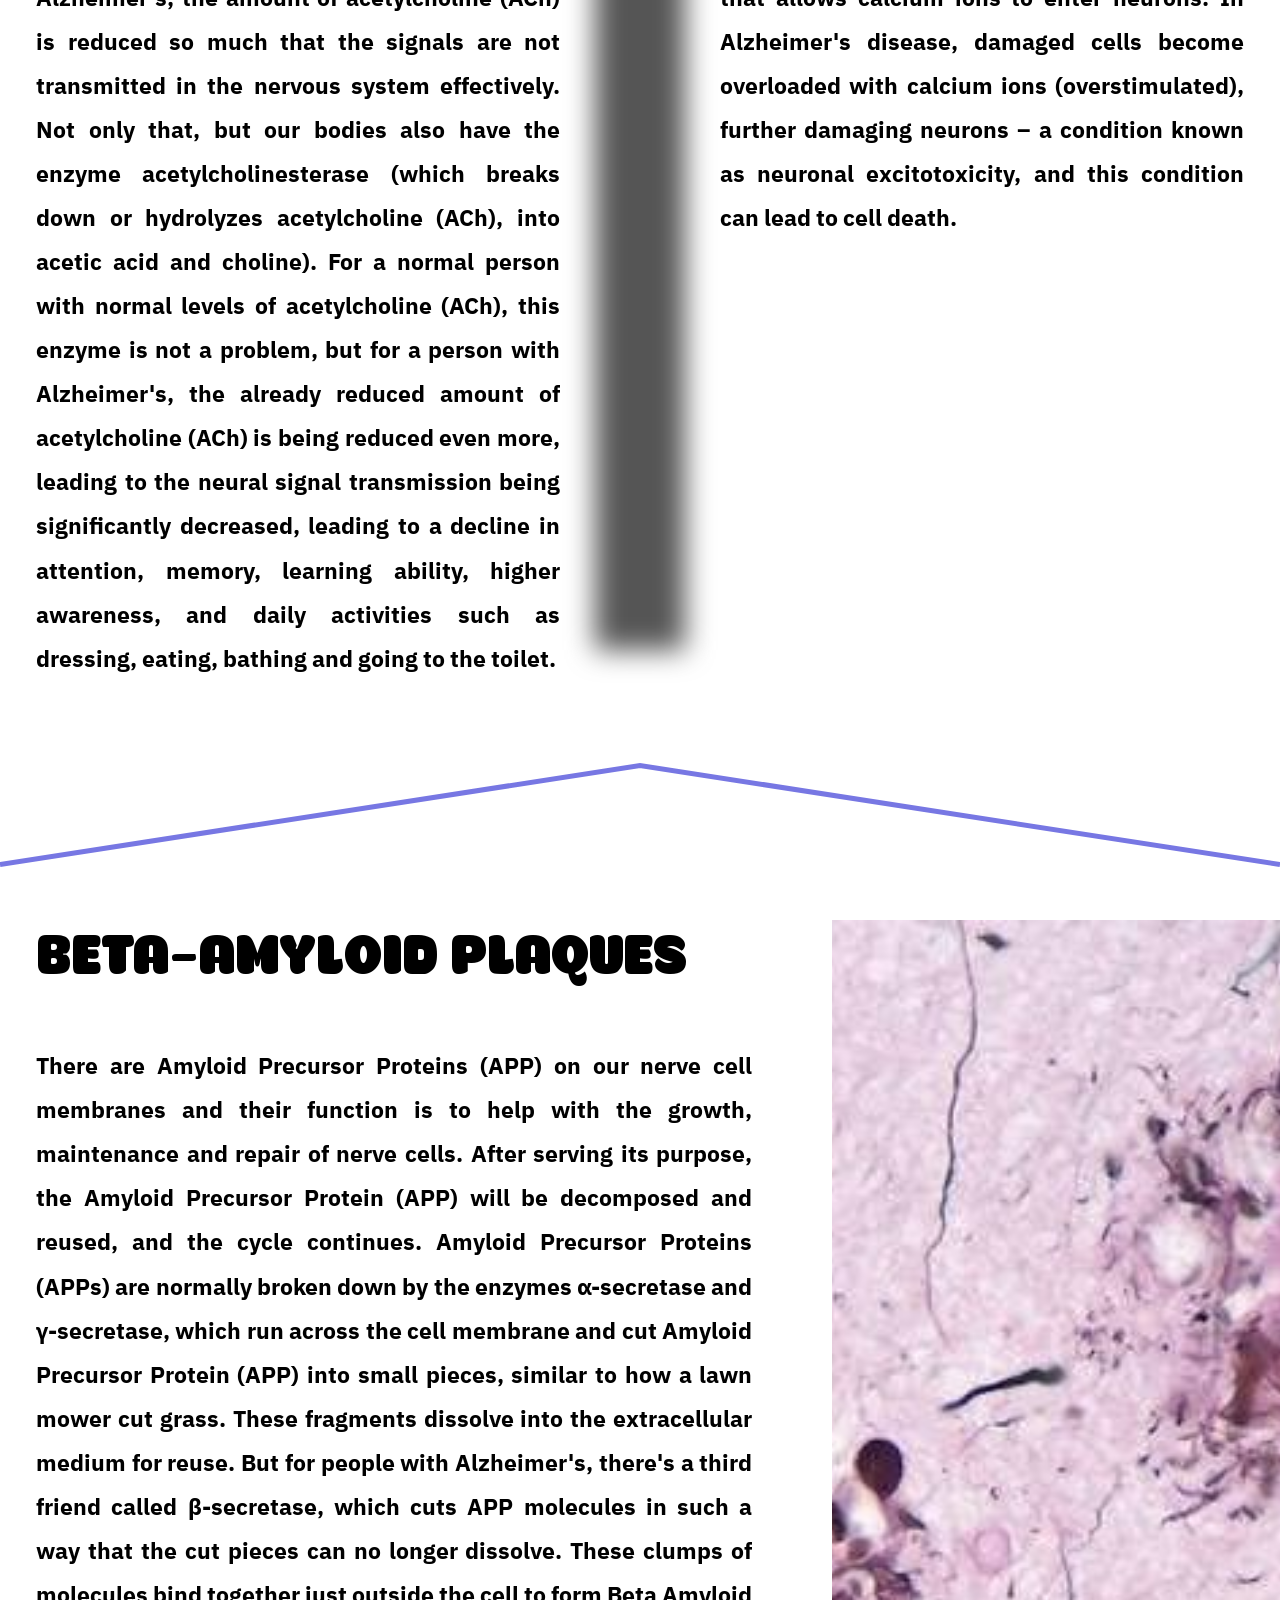
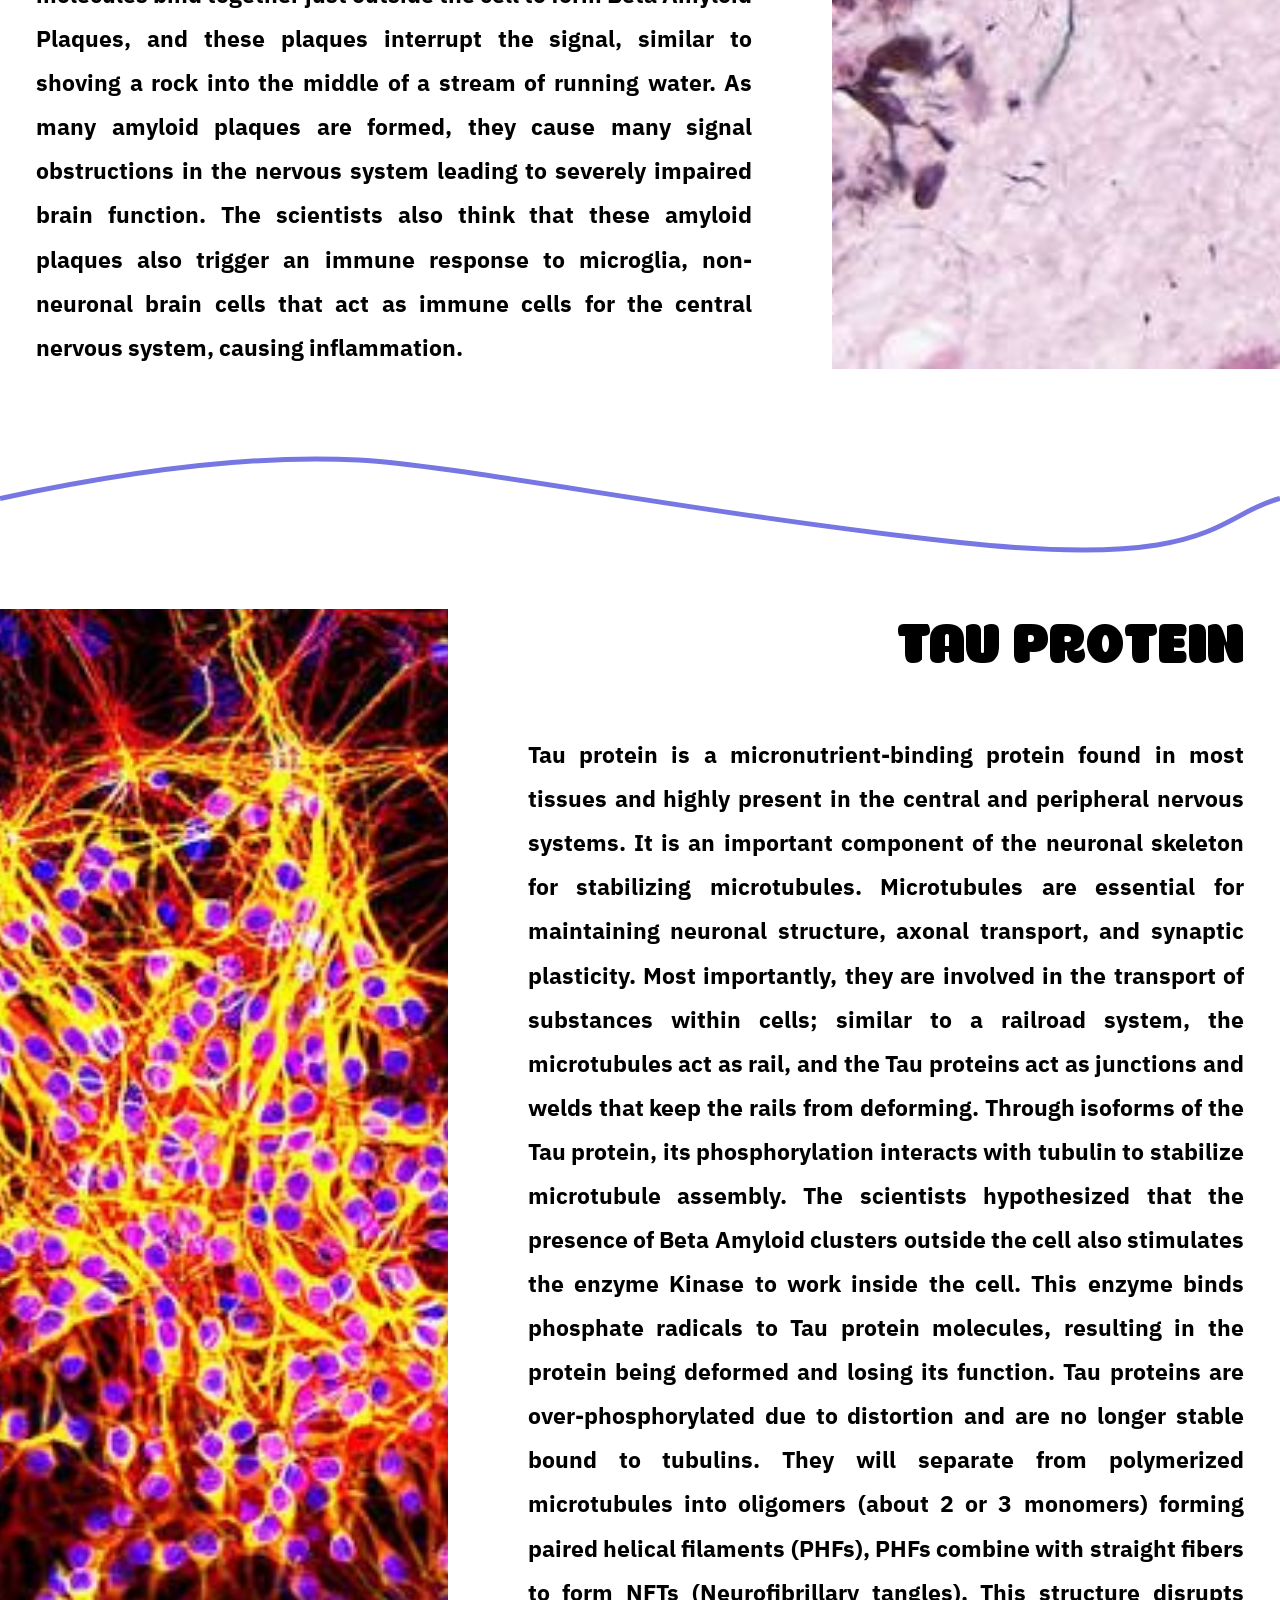
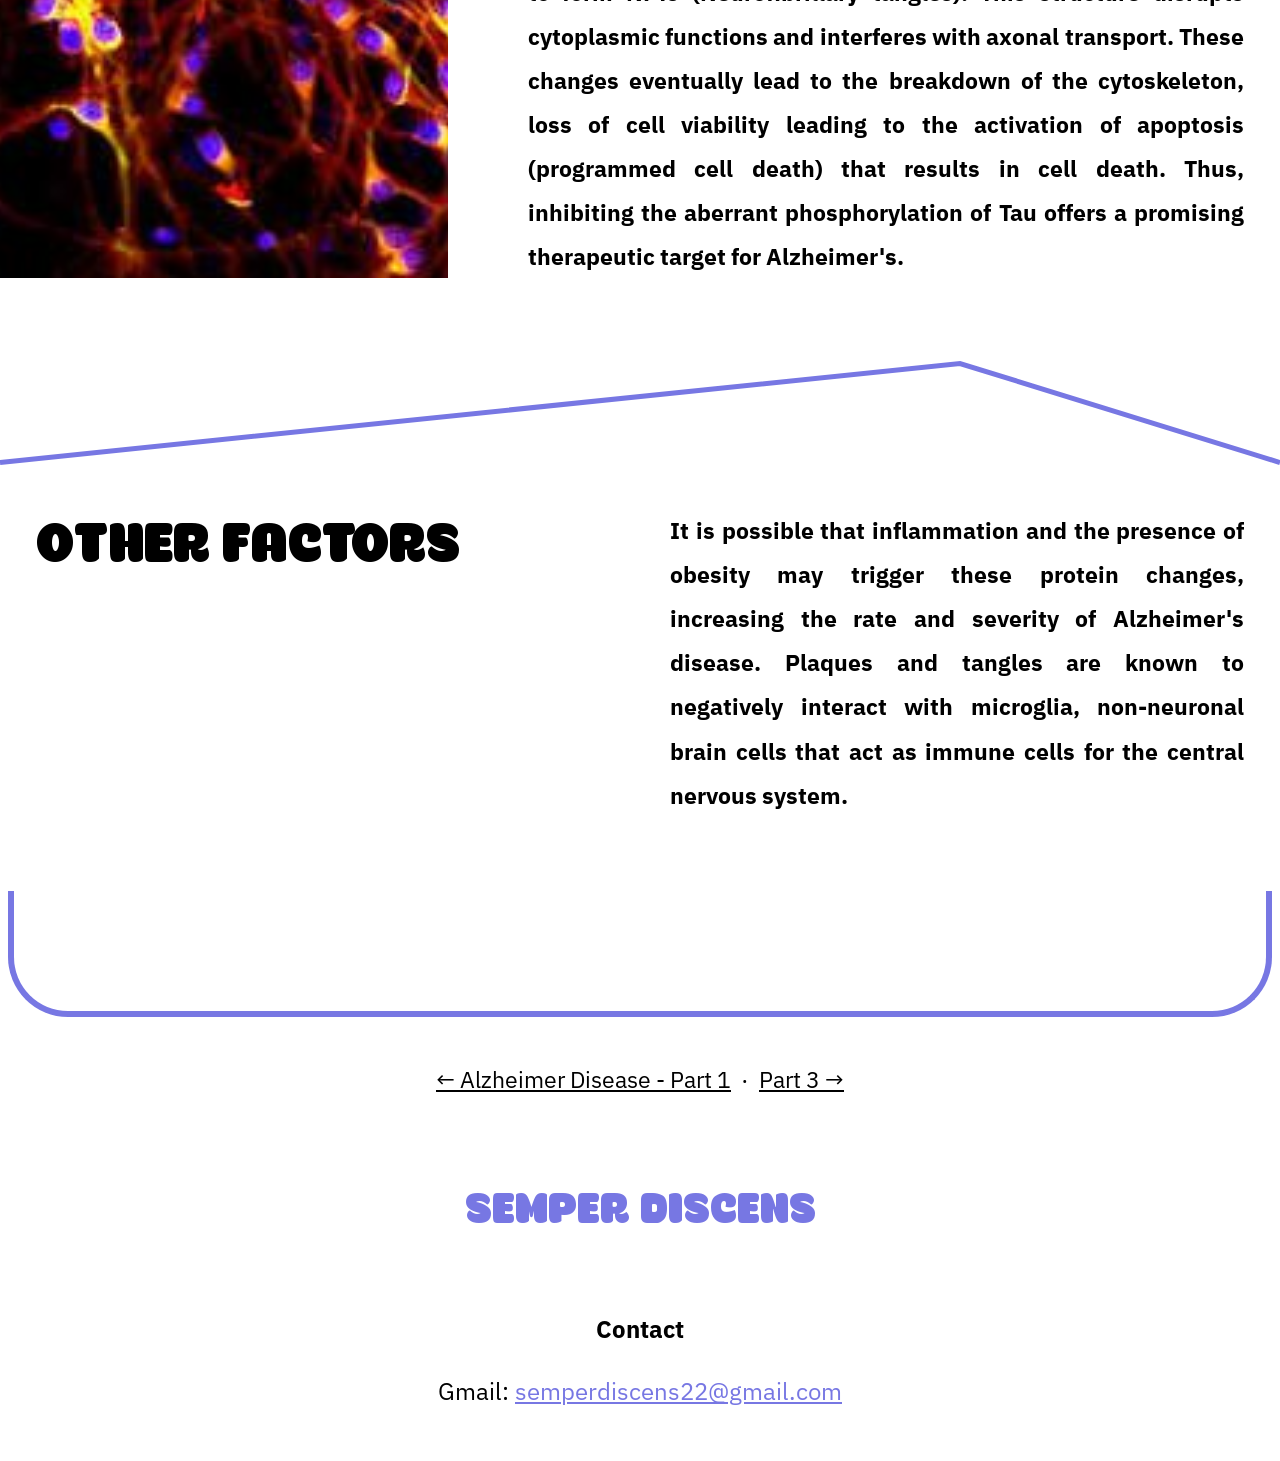
<file: posts/alzheimer-part-2.html>
<!DOCTYPE html>
<html lang="en">
<head>
  <meta charset="UTF-8">
  <meta name="viewport" content="width=device-width, initial-scale=1">
  <title>Alzheimer Disease - Part 2 — Semper Discens</title>
  <link rel="stylesheet" href="../style.css">
  <link rel="icon" href="../images/favicon.png">
  <meta property="og:image" content="https://tramdanglamduoc.github.io/Semper-Discens/images/banner.jpg">
</head>
<body>

<header class="site-header dark plain">
  <a class="logo" href="../index.html">Semper Discens</a>
  <nav>
    <a href="../index.html">Home</a>
    <a href="../about.html">About</a>
    <a href="../contact.html">Contact</a>
    <a href="../posts.html" class="active">Posts</a>
  </nav>
</header>

<article class="article">

<section class="a-intro">
  <div>
    <h1>Alzheimer Disease<br>- Part 2</h1>
    <p>It is our brain that makes us who we are: how we react in different situations, who we love, what we fear, what we miss. These fundamental aspects of human nature are vulnerable when our brains malfunction in a neurodegenerative disorder known as Alzheimer's Disease. Alzheimer's disease is a form of dementia - a global disease that affects about 5% of people 65 years old and 25% of people 85 years of age and older. This is a heartbreaking illness: it often begins with memory loss, progresses to loss of personality, and eventually death. Watching loved ones lose themselves in this way is a particularly difficult experience for a loved one. Eventually, people who are sick may not be able to recognize those closest to them and will require help with daily activities such as dressing, eating, bathing, and going to the bathroom.</p>
  </div>
  <img class="ph" src="../images/alz2-mri.jpg" alt="Hand pointing at brain MRI scans">
</section>

<svg class="divider thick" viewBox="0 0 1000 100" preserveAspectRatio="none">
  <path d="M0 40 C 150 90, 300 90, 450 60 S 700 0, 800 5 S 950 30, 1000 40" fill="none" stroke="#7777e3" stroke-width="5" vector-effect="non-scaling-stroke"/>
</svg>

<section class="a-overlay">
  <img class="ph" src="../images/alz2-brain.jpg" alt="Gloved hand holding a model brain">
  <h2>How is Alzheimer formed?</h2>
  <div class="text">
    <p class="bold" style="text-align: left">There are 3 main reasons scientists speculate that lead to the development of Alzheimer's disease:</p>
    <ul>
      <li><mark>Impaired communication between neurons including: ACh and NMDA receptors</mark></li>
      <li><mark>Beta-amyloid plaques</mark></li>
      <li><mark>Tau protein</mark></li>
      <li><mark>Other factors</mark></li>
    </ul>
  </div>
</section>

<div class="rule"></div>

<section class="a-center">
  <h2>Impaired communication between neurons including: ACh and NMDA receptors</h2>
  <img class="ph" src="../images/alz2-neurons.jpg" alt="Neurons in black and white">
</section>

<section class="a-pair bold">
  <div>
    <h2>ACh</h2>
    <p>Nerve cells communicate with each other using neurotransmitters, and one of the most common neurotransmitters in the nervous system is acetylcholine (ACh). But in a person with Alzheimer's, the amount of acetylcholine (ACh) is reduced so much that the signals are not transmitted in the nervous system effectively. Not only that, but our bodies also have the enzyme acetylcholinesterase (which breaks down or hydrolyzes acetylcholine (ACh), into acetic acid and choline). For a normal person with normal levels of acetylcholine (ACh), this enzyme is not a problem, but for a person with Alzheimer's, the already reduced amount of acetylcholine (ACh) is being reduced even more, leading to the neural signal transmission being significantly decreased, leading to a decline in attention, memory, learning ability, higher awareness, and daily activities such as dressing, eating, bathing and going to the toilet.</p>
  </div>
  <div class="blur-bar"></div>
  <div class="right">
    <h2>NMDA receptors</h2>
    <p>NMDA receptors are another type of glutamate receptor found in the postsynaptic membrane. Normally, NMDA receptors bind to the neurotransmitter glutamate, opening a channel that allows calcium ions to enter neurons. In Alzheimer's disease, damaged cells become overloaded with calcium ions (overstimulated), further damaging neurons – a condition known as neuronal excitotoxicity, and this condition can lead to cell death.</p>
  </div>
</section>

<svg class="divider thick" viewBox="0 0 1000 100" preserveAspectRatio="none">
  <polyline points="0,95 500,5 1000,95" fill="none" stroke="#7777e3" stroke-width="5" vector-effect="non-scaling-stroke"/>
</svg>

<section class="a-media bold">
  <div>
    <h2>Beta-amyloid plaques</h2>
    <p>There are Amyloid Precursor Proteins (APP) on our nerve cell membranes and their function is to help with the growth, maintenance and repair of nerve cells. After serving its purpose, the Amyloid Precursor Protein (APP) will be decomposed and reused, and the cycle continues. Amyloid Precursor Proteins (APPs) are normally broken down by the enzymes α-secretase and γ-secretase, which run across the cell membrane and cut Amyloid Precursor Protein (APP) into small pieces, similar to how a lawn mower cut grass. These fragments dissolve into the extracellular medium for reuse. But for people with Alzheimer's, there's a third friend called β-secretase, which cuts APP molecules in such a way that the cut pieces can no longer dissolve. These clumps of molecules bind together just outside the cell to form Beta Amyloid Plaques, and these plaques interrupt the signal, similar to shoving a rock into the middle of a stream of running water. As many amyloid plaques are formed, they cause many signal obstructions in the nervous system leading to severely impaired brain function. The scientists also think that these amyloid plaques also trigger an immune response to microglia, non-neuronal brain cells that act as immune cells for the central nervous system, causing inflammation.</p>
  </div>
  <img class="ph" src="../images/alz2-amyloid.jpg" alt="Microscope image of amyloid plaques">
</section>

<svg class="divider thick" viewBox="0 0 1000 100" preserveAspectRatio="none">
  <path d="M0 45 C 100 20, 200 5, 280 10 S 550 60, 750 85 S 950 60, 1000 45" fill="none" stroke="#7777e3" stroke-width="5" vector-effect="non-scaling-stroke"/>
</svg>

<section class="a-media flip bold">
  <img class="ph" src="../images/alz2-tau.jpg" alt="Fluorescent microscope image of neurons">
  <div>
    <h2>Tau protein</h2>
    <p>Tau protein is a micronutrient-binding protein found in most tissues and highly present in the central and peripheral nervous systems. It is an important component of the neuronal skeleton for stabilizing microtubules. Microtubules are essential for maintaining neuronal structure, axonal transport, and synaptic plasticity. Most importantly, they are involved in the transport of substances within cells; similar to a railroad system, the microtubules act as rail, and the Tau proteins act as junctions and welds that keep the rails from deforming. Through isoforms of the Tau protein, its phosphorylation interacts with tubulin to stabilize microtubule assembly. The scientists hypothesized that the presence of Beta Amyloid clusters outside the cell also stimulates the enzyme Kinase to work inside the cell. This enzyme binds phosphate radicals to Tau protein molecules, resulting in the protein being deformed and losing its function. Tau proteins are over-phosphorylated due to distortion and are no longer stable bound to tubulins. They will separate from polymerized microtubules into oligomers (about 2 or 3 monomers) forming paired helical filaments (PHFs), PHFs combine with straight fibers to form NFTs (Neurofibrillary tangles). This structure disrupts cytoplasmic functions and interferes with axonal transport. These changes eventually lead to the breakdown of the cytoskeleton, loss of cell viability leading to the activation of apoptosis (programmed cell death) that results in cell death. Thus, inhibiting the aberrant phosphorylation of Tau offers a promising therapeutic target for Alzheimer's.</p>
  </div>
</section>

<svg class="divider thick" viewBox="0 0 1000 100" preserveAspectRatio="none">
  <polyline points="0,95 750,5 1000,95" fill="none" stroke="#7777e3" stroke-width="5" vector-effect="non-scaling-stroke"/>
</svg>

<section class="a-end bold">
  <h2>Other factors</h2>
  <p>It is possible that inflammation and the presence of obesity may trigger these protein changes, increasing the rate and severity of Alzheimer's disease. Plaques and tangles are known to negatively interact with microglia, non-neuronal brain cells that act as immune cells for the central nervous system.</p>
</section>

<p style="margin: 40px 0 0; text-align: center"><a href="alzheimer-part-1.html">← Alzheimer Disease - Part 1</a> &nbsp;·&nbsp; <a href="alzheimer-part-3.html">Part 3 →</a></p>

</article>

<footer class="site-footer">
  <div class="heading">Semper Discens</div>
  <h4>Contact</h4>
  <p>Gmail: <a href="mailto:semperdiscens22@gmail.com">semperdiscens22@gmail.com</a></p>
</footer>

</body>
</html>
</file>
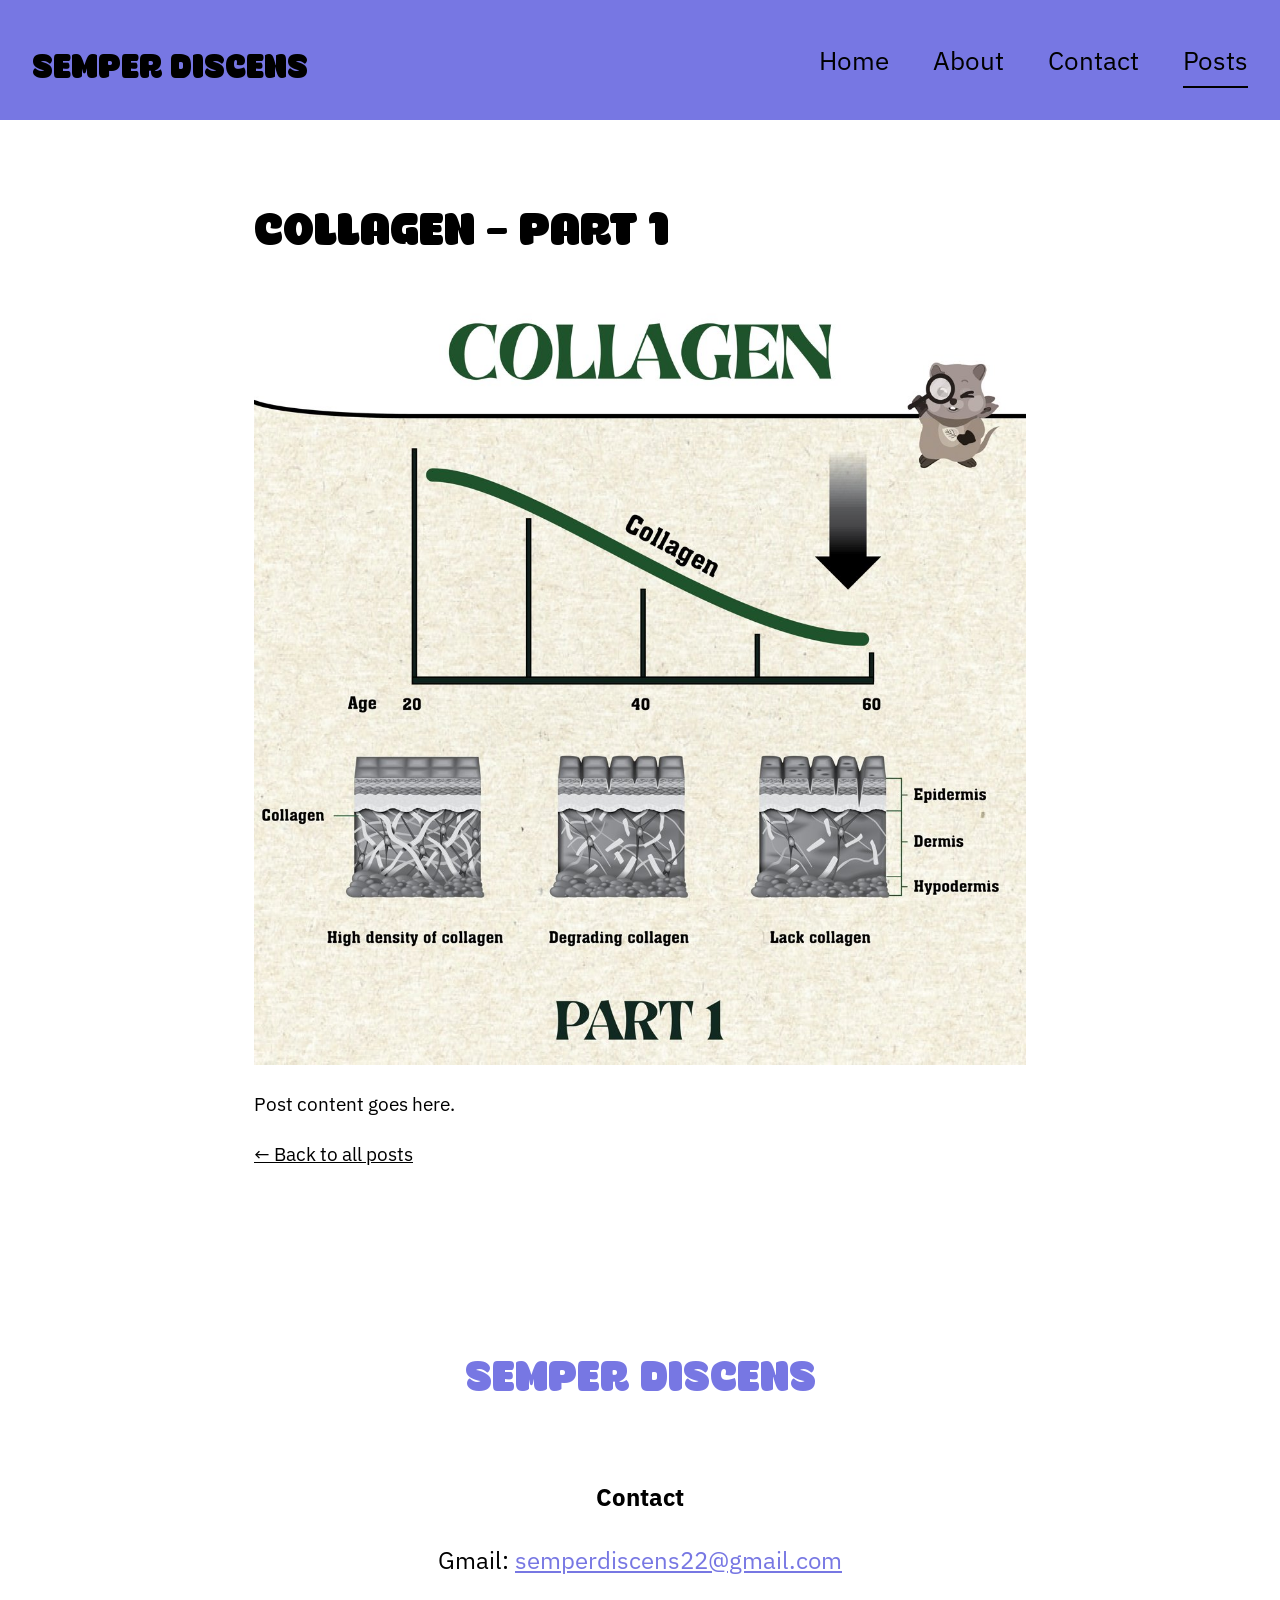
<file: posts/collagen-part-1.html>
<!DOCTYPE html>
<html lang="en">
<head>
  <meta charset="UTF-8">
  <meta name="viewport" content="width=device-width, initial-scale=1">
  <title>Collagen - Part 1 — Semper Discens</title>
  <link rel="stylesheet" href="../style.css">
  <link rel="icon" href="../images/favicon.png">
  <meta property="og:image" content="https://tramdanglamduoc.github.io/Semper-Discens/images/banner.jpg">
</head>
<body>

<header class="site-header dark">
  <a class="logo" href="../index.html">Semper Discens</a>
  <nav>
    <a href="../index.html">Home</a>
    <a href="../about.html">About</a>
    <a href="../contact.html">Contact</a>
    <a href="../posts.html" class="active">Posts</a>
  </nav>
</header>

<article class="post-page">
  <h1>Collagen - Part 1</h1>
  <img src="../images/collagen-1.jpg" alt="Collagen - Part 1">
  <!-- Paste the post text here. Add more images like: <img src="../images/collagen-1-2.jpg" alt=""> -->
  <p>Post content goes here.</p>
  <p><a href="../posts.html">← Back to all posts</a></p>
</article>

<footer class="site-footer">
  <div class="heading">Semper Discens</div>
  <h4>Contact</h4>
  <p>Gmail: <a href="mailto:semperdiscens22@gmail.com">semperdiscens22@gmail.com</a></p>
</footer>

</body>
</html>
</file>
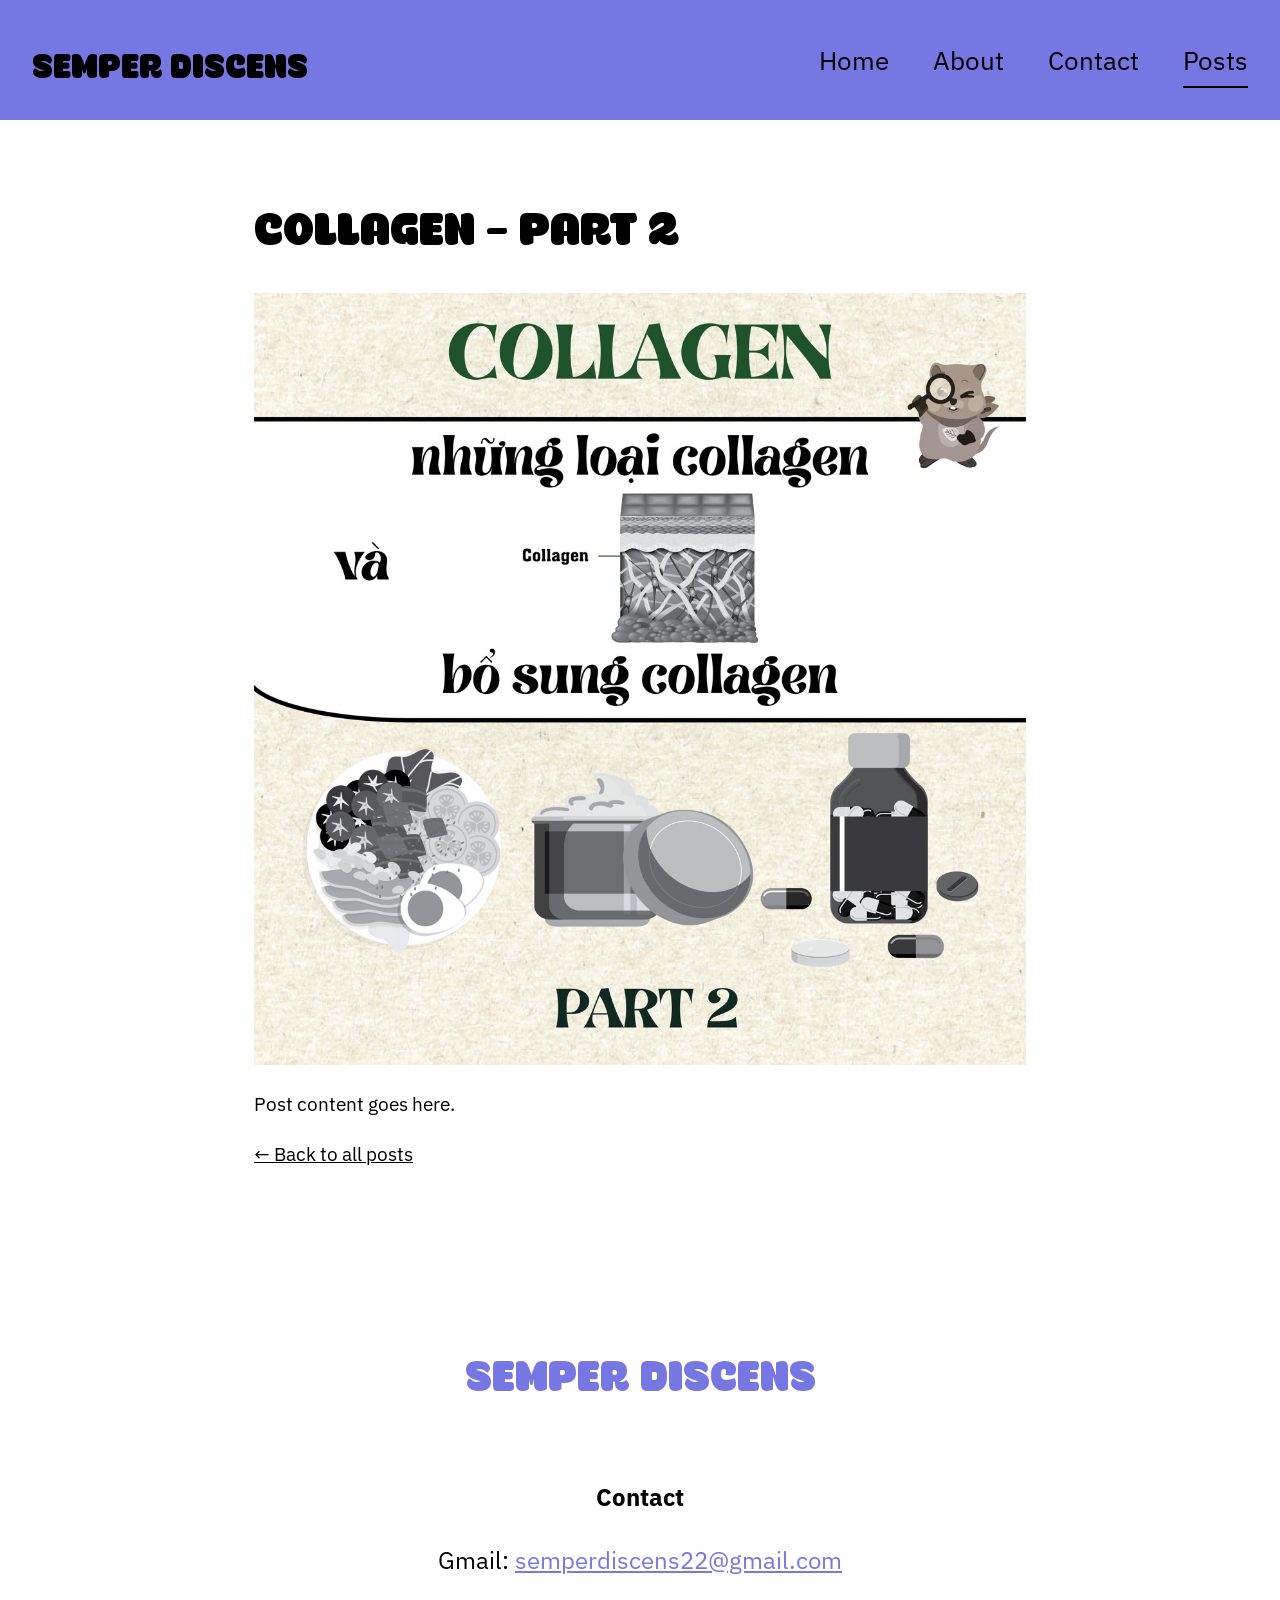
<file: posts/collagen-part-2.html>
<!DOCTYPE html>
<html lang="en">
<head>
  <meta charset="UTF-8">
  <meta name="viewport" content="width=device-width, initial-scale=1">
  <title>Collagen - Part 2 — Semper Discens</title>
  <link rel="stylesheet" href="../style.css">
  <link rel="icon" href="../images/favicon.png">
  <meta property="og:image" content="https://tramdanglamduoc.github.io/Semper-Discens/images/banner.jpg">
</head>
<body>

<header class="site-header dark">
  <a class="logo" href="../index.html">Semper Discens</a>
  <nav>
    <a href="../index.html">Home</a>
    <a href="../about.html">About</a>
    <a href="../contact.html">Contact</a>
    <a href="../posts.html" class="active">Posts</a>
  </nav>
</header>

<article class="post-page">
  <h1>Collagen - Part 2</h1>
  <img src="../images/collagen-2.jpg" alt="Collagen - Part 2">
  <!-- Paste the post text here. Add more images like: <img src="../images/collagen-2-2.jpg" alt=""> -->
  <p>Post content goes here.</p>
  <p><a href="../posts.html">← Back to all posts</a></p>
</article>

<footer class="site-footer">
  <div class="heading">Semper Discens</div>
  <h4>Contact</h4>
  <p>Gmail: <a href="mailto:semperdiscens22@gmail.com">semperdiscens22@gmail.com</a></p>
</footer>

</body>
</html>
</file>
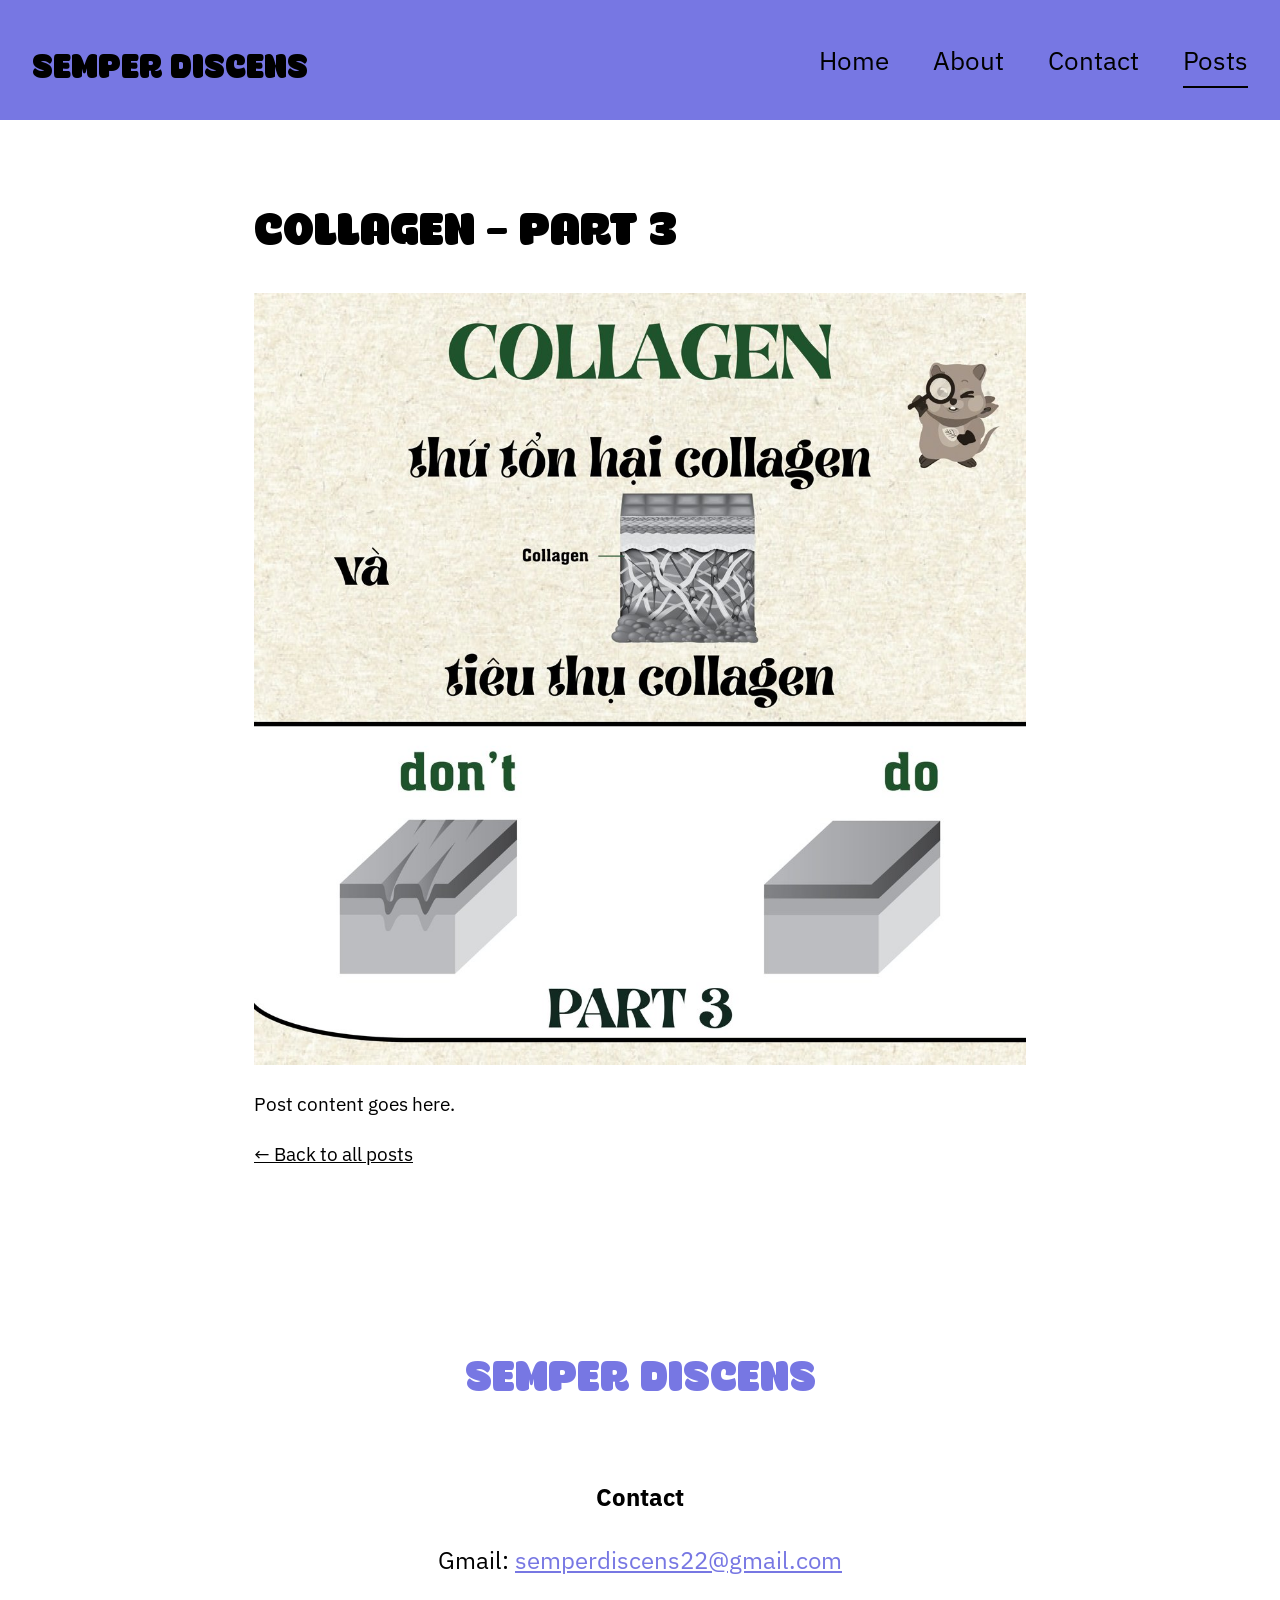
<file: posts/collagen-part-3.html>
<!DOCTYPE html>
<html lang="en">
<head>
  <meta charset="UTF-8">
  <meta name="viewport" content="width=device-width, initial-scale=1">
  <title>Collagen - Part 3 — Semper Discens</title>
  <link rel="stylesheet" href="../style.css">
  <link rel="icon" href="../images/favicon.png">
  <meta property="og:image" content="https://tramdanglamduoc.github.io/Semper-Discens/images/banner.jpg">
</head>
<body>

<header class="site-header dark">
  <a class="logo" href="../index.html">Semper Discens</a>
  <nav>
    <a href="../index.html">Home</a>
    <a href="../about.html">About</a>
    <a href="../contact.html">Contact</a>
    <a href="../posts.html" class="active">Posts</a>
  </nav>
</header>

<article class="post-page">
  <h1>Collagen - Part 3</h1>
  <img src="../images/collagen-3.jpg" alt="Collagen - Part 3">
  <!-- Paste the post text here. Add more images like: <img src="../images/collagen-3-2.jpg" alt=""> -->
  <p>Post content goes here.</p>
  <p><a href="../posts.html">← Back to all posts</a></p>
</article>

<footer class="site-footer">
  <div class="heading">Semper Discens</div>
  <h4>Contact</h4>
  <p>Gmail: <a href="mailto:semperdiscens22@gmail.com">semperdiscens22@gmail.com</a></p>
</footer>

</body>
</html>
</file>
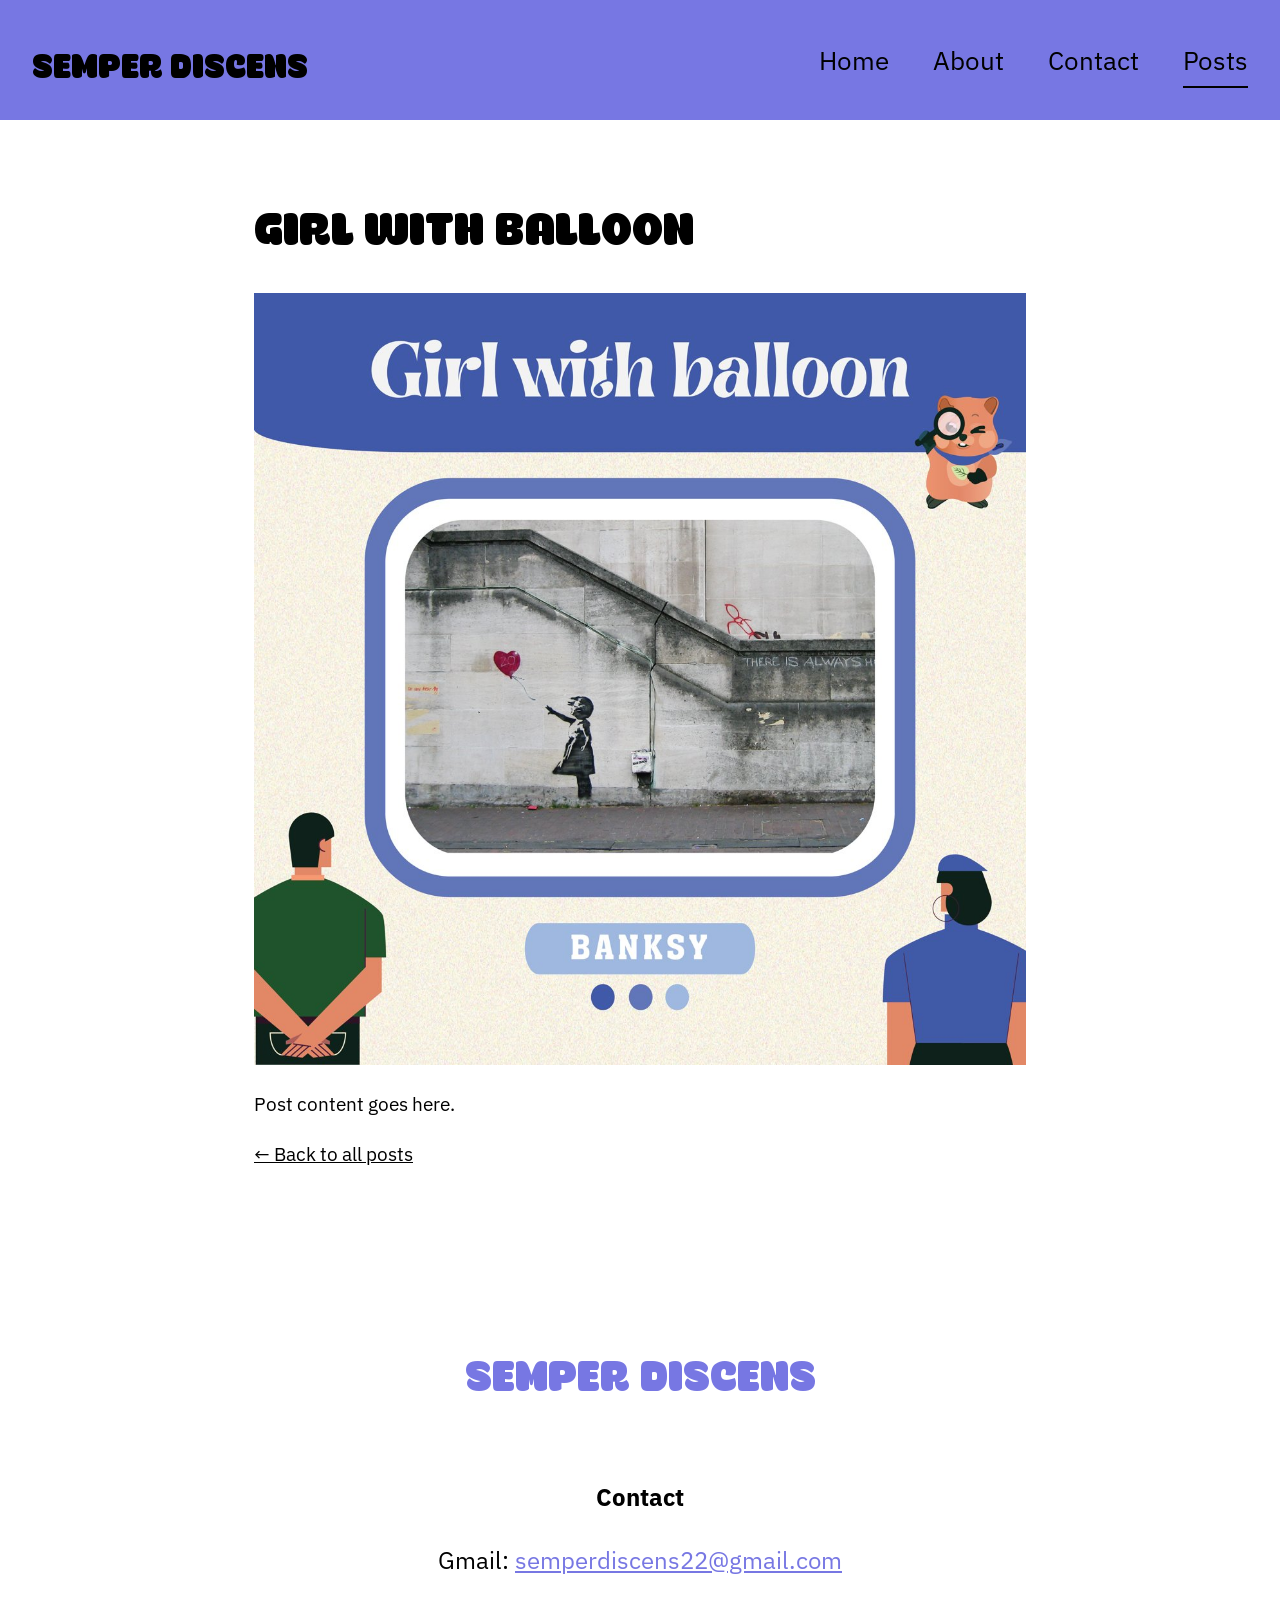
<file: posts/girl-with-balloon.html>
<!DOCTYPE html>
<html lang="en">
<head>
  <meta charset="UTF-8">
  <meta name="viewport" content="width=device-width, initial-scale=1">
  <title>Girl With Balloon — Semper Discens</title>
  <link rel="stylesheet" href="../style.css">
  <link rel="icon" href="../images/favicon.png">
  <meta property="og:image" content="https://tramdanglamduoc.github.io/Semper-Discens/images/banner.jpg">
</head>
<body>

<header class="site-header dark">
  <a class="logo" href="../index.html">Semper Discens</a>
  <nav>
    <a href="../index.html">Home</a>
    <a href="../about.html">About</a>
    <a href="../contact.html">Contact</a>
    <a href="../posts.html" class="active">Posts</a>
  </nav>
</header>

<article class="post-page">
  <h1>Girl With Balloon</h1>
  <img src="../images/girl-with-balloon.jpg" alt="Girl With Balloon">
  <!-- Paste the post text here. Add more images like: <img src="../images/girl-with-balloon-2.jpg" alt=""> -->
  <p>Post content goes here.</p>
  <p><a href="../posts.html">← Back to all posts</a></p>
</article>

<footer class="site-footer">
  <div class="heading">Semper Discens</div>
  <h4>Contact</h4>
  <p>Gmail: <a href="mailto:semperdiscens22@gmail.com">semperdiscens22@gmail.com</a></p>
</footer>

</body>
</html>
</file>
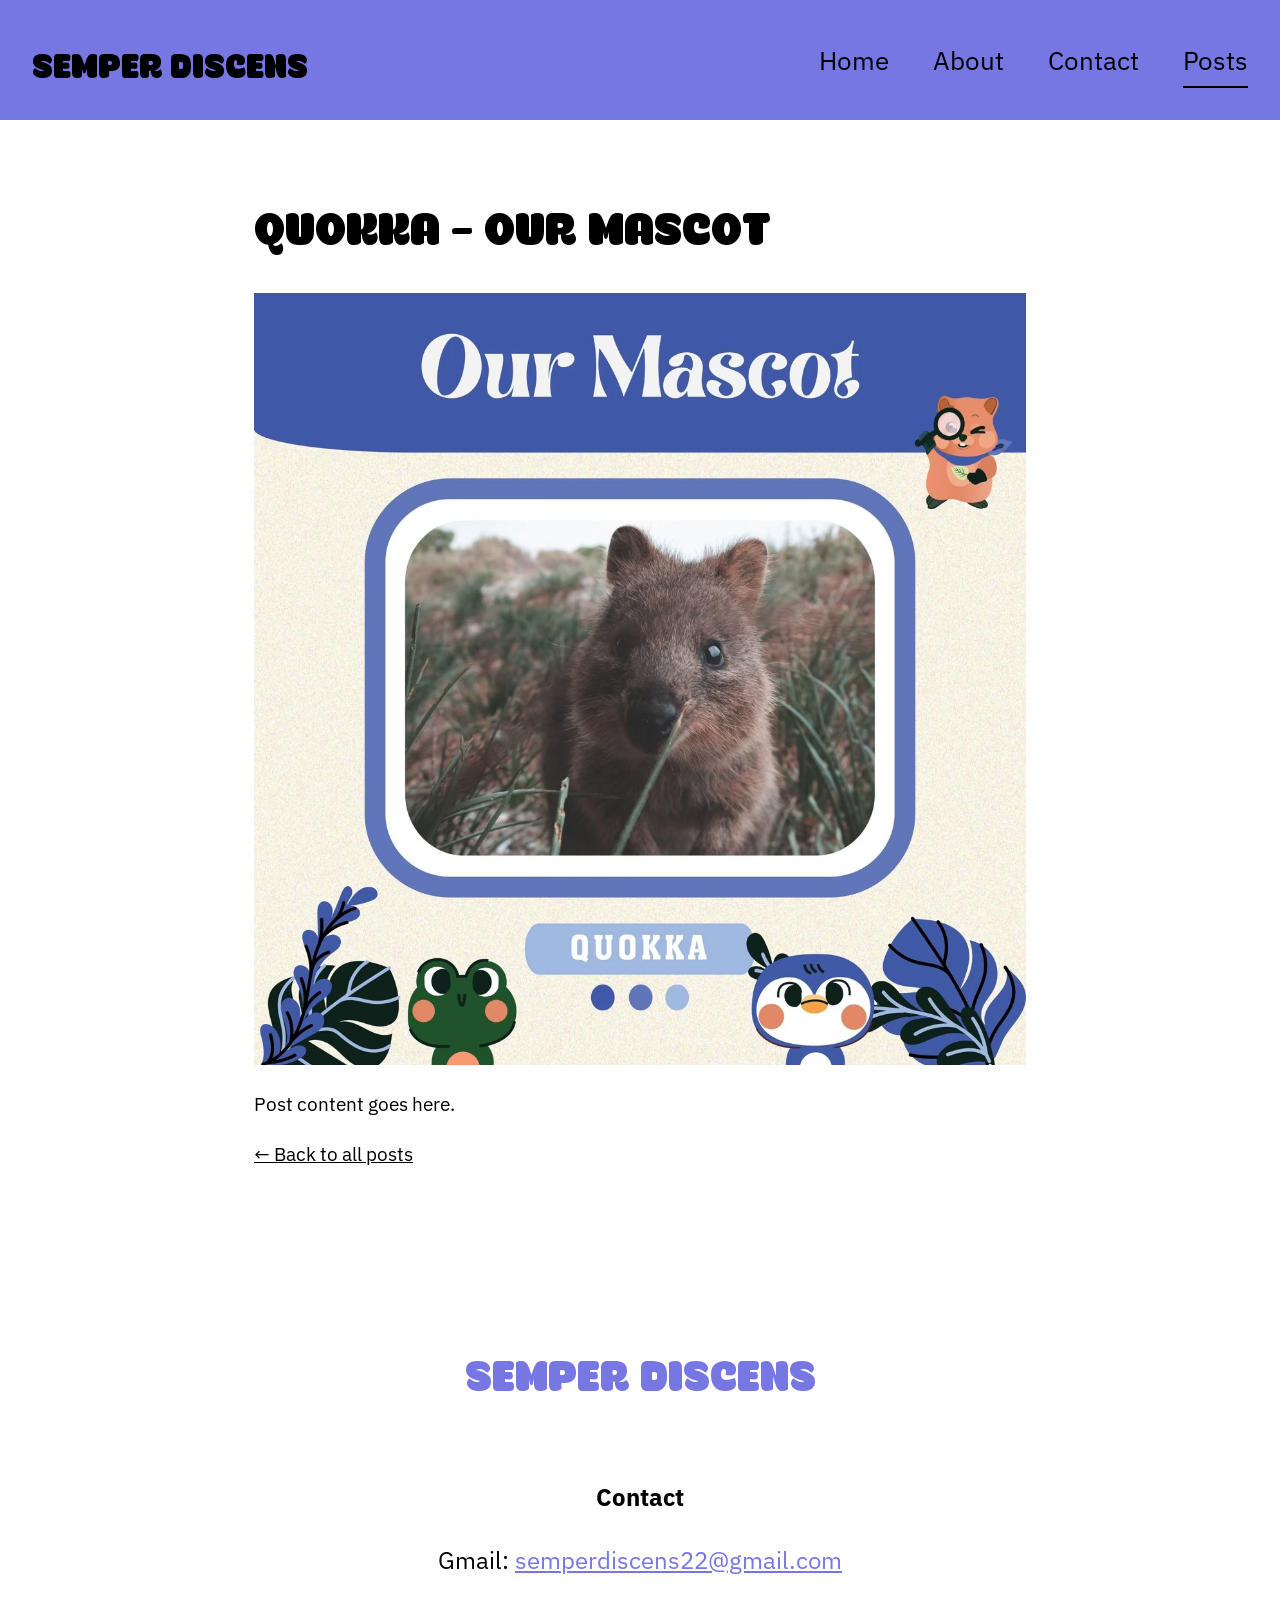
<file: posts/our-mascot.html>
<!DOCTYPE html>
<html lang="en">
<head>
  <meta charset="UTF-8">
  <meta name="viewport" content="width=device-width, initial-scale=1">
  <title>Quokka - Our Mascot — Semper Discens</title>
  <link rel="stylesheet" href="../style.css">
  <link rel="icon" href="../images/favicon.png">
  <meta property="og:image" content="https://tramdanglamduoc.github.io/Semper-Discens/images/banner.jpg">
</head>
<body>

<header class="site-header dark">
  <a class="logo" href="../index.html">Semper Discens</a>
  <nav>
    <a href="../index.html">Home</a>
    <a href="../about.html">About</a>
    <a href="../contact.html">Contact</a>
    <a href="../posts.html" class="active">Posts</a>
  </nav>
</header>

<article class="post-page">
  <h1>Quokka - Our Mascot</h1>
  <img src="../images/our-mascot.jpg" alt="Quokka - Our Mascot">
  <!-- Paste the post text here. Add more images like: <img src="../images/our-mascot-2.jpg" alt=""> -->
  <p>Post content goes here.</p>
  <p><a href="../posts.html">← Back to all posts</a></p>
</article>

<footer class="site-footer">
  <div class="heading">Semper Discens</div>
  <h4>Contact</h4>
  <p>Gmail: <a href="mailto:semperdiscens22@gmail.com">semperdiscens22@gmail.com</a></p>
</footer>

</body>
</html>
</file>
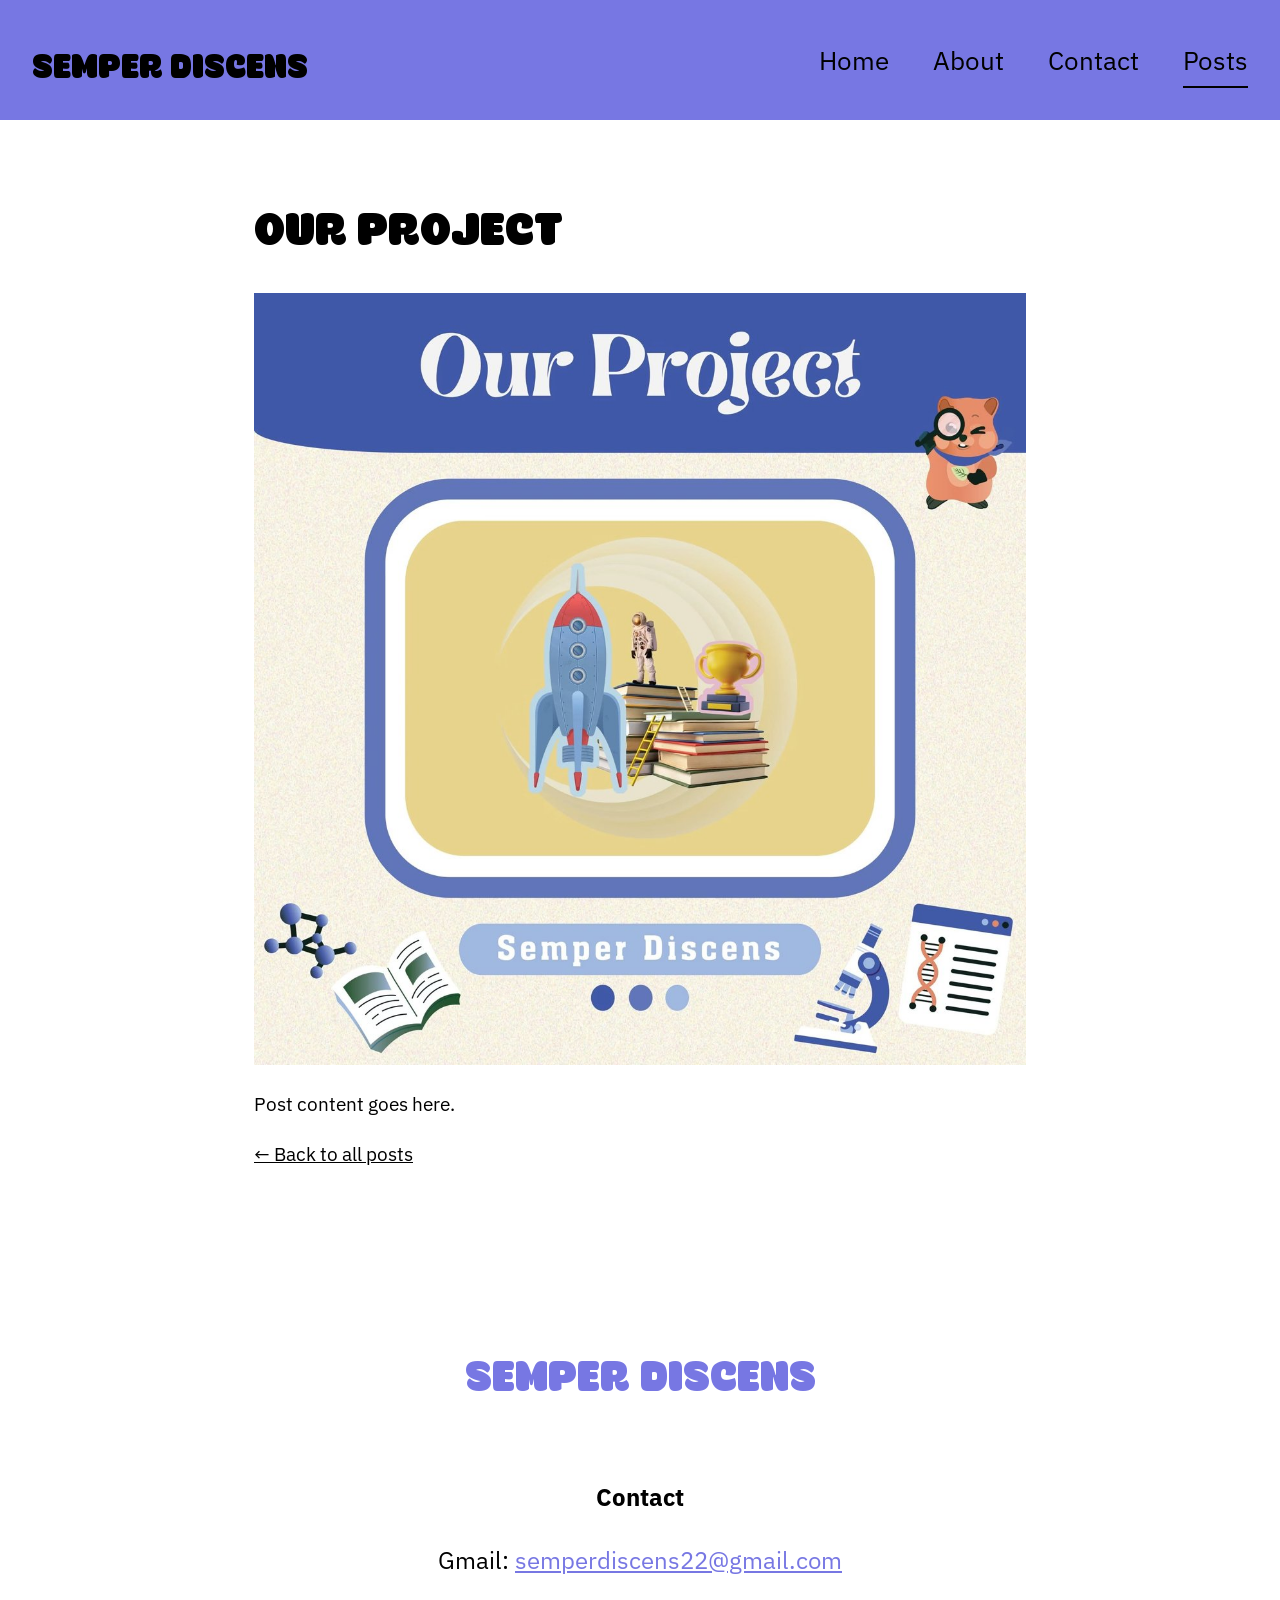
<file: posts/our-project.html>
<!DOCTYPE html>
<html lang="en">
<head>
  <meta charset="UTF-8">
  <meta name="viewport" content="width=device-width, initial-scale=1">
  <title>Our Project — Semper Discens</title>
  <link rel="stylesheet" href="../style.css">
  <link rel="icon" href="../images/favicon.png">
  <meta property="og:image" content="https://tramdanglamduoc.github.io/Semper-Discens/images/banner.jpg">
</head>
<body>

<header class="site-header dark">
  <a class="logo" href="../index.html">Semper Discens</a>
  <nav>
    <a href="../index.html">Home</a>
    <a href="../about.html">About</a>
    <a href="../contact.html">Contact</a>
    <a href="../posts.html" class="active">Posts</a>
  </nav>
</header>

<article class="post-page">
  <h1>Our Project</h1>
  <img src="../images/our-project.jpg" alt="Our Project">
  <!-- Paste the post text here. Add more images like: <img src="../images/our-project-2.jpg" alt=""> -->
  <p>Post content goes here.</p>
  <p><a href="../posts.html">← Back to all posts</a></p>
</article>

<footer class="site-footer">
  <div class="heading">Semper Discens</div>
  <h4>Contact</h4>
  <p>Gmail: <a href="mailto:semperdiscens22@gmail.com">semperdiscens22@gmail.com</a></p>
</footer>

</body>
</html>
</file>
<file: style.css>
@import url("https://fonts.googleapis.com/css2?family=IBM+Plex+Sans:wght@400;500;700&family=Cormorant+Garamond:wght@700&display=swap");

@font-face {
  font-family: "Konga Pro";
  src: url("fonts/KongaPro.woff2") format("woff2"), url("fonts/KongaPro.woff") format("woff");
  font-display: swap;
}

:root {
  --purple: #7777e3;
  --purple-light: #8a88ea;
  --purple-soft: #e1e0f8;
  --ink: #000;
  --heading: "Konga Pro", sans-serif;
  --serif: "Cormorant Garamond", serif;
  --body: "IBM Plex Sans", sans-serif;
}

* { box-sizing: border-box; margin: 0; padding: 0; }

body { font-family: var(--body); color: var(--ink); background: #fff; line-height: 1.6; }

img { display: block; max-width: 100%; background: #eee; }

a { color: inherit; }

h1, h2, h3, .heading {
  font-family: var(--heading);
  font-weight: normal;
  text-transform: uppercase;
  line-height: 1.1;
}

.accent { color: var(--purple); }
.white { color: #fff; }
.center { text-align: center; }
.justify { text-align: justify; }

/* ---------- header ---------- */
.site-header {
  background: var(--purple);
  display: flex;
  justify-content: space-between;
  align-items: center;
  padding: 36px 32px 28px;
  gap: 16px;
  flex-wrap: wrap;
}
.logo { font-family: var(--heading); font-size: 2.2rem; text-decoration: none; text-transform: uppercase; }
.site-header.dark .logo { color: #000; }
.site-header.light .logo, .site-header.light nav a { color: #fff; }
.site-header nav { display: flex; gap: 44px; }
.site-header nav a { text-decoration: none; font-size: 1.6rem; padding-bottom: 4px; }
.site-header nav a.active { border-bottom: 2px solid currentColor; }

/* ---------- buttons ---------- */
.btn {
  display: inline-block;
  padding: 14px 44px;
  border-radius: 999px;
  font-size: 1.6rem;
  text-decoration: none;
  text-transform: uppercase;
  border: none;
  cursor: pointer;
  font-family: var(--body);
}
.btn-white { background: #fff; color: var(--purple); }
.btn-purple { background: var(--purple); color: #fff; }

/* ---------- home hero ---------- */
.hero-wrap { background: var(--purple); padding: 0 32px; position: relative; }
.hero {
  background: url("images/hero.jpg") center / cover;
  aspect-ratio: 1.98;
  display: grid;
  grid-template-columns: 38% 62%;
}
.hero-right {
  grid-column: 2;
  color: #fff;
  text-align: center;
  display: flex;
  flex-direction: column;
  justify-content: center;
  align-items: center;
  gap: 32px;
  padding: 0 40px 10%;
}
.hero-right h1 { font-size: 4rem; }
.hero-right p { font-size: 1.4rem; }
.hero-right .btn { line-height: 1.3; }
.tagline-sub { font-family: var(--serif); font-size: 1.6rem; letter-spacing: .1em; text-transform: uppercase; }
.curve-bottom { display: block; width: 100%; height: 60px; background: var(--purple); }

/* ---------- tagline card ---------- */
.tagline-card {
  background: #fff;
  border-radius: 0 0 16px 16px;
  box-shadow: 0 14px 0 var(--purple);
  margin: 0 8px 60px;
  display: grid;
  grid-template-columns: 1fr 1fr;
  align-items: center;
  padding: 140px 40px;
}
.tagline-card h2 { font-size: 3.4rem; text-align: center; }

/* ---------- two-col text ---------- */
.two-col { display: grid; grid-template-columns: 1fr 1fr; gap: 60px; padding: 80px 36px; }
.two-col h2 { font-size: 4.6rem; }
.two-col p { font-size: 1.5rem; line-height: 1.75; }
.two-col p + p { margin-top: 1.7em; }

/* ---------- V banner ---------- */
.v-banner {
  background: var(--purple);
  clip-path: polygon(0 0, 50% 6%, 100% 0, 100% 100%, 0 100%);
  padding: 180px 40px 120px;
  text-align: center;
  margin: 0 8px;
}
.v-banner h2 { color: #fff; font-size: 6rem; }

/* ---------- posts grid ---------- */
.posts { padding: 100px 60px 60px; }
.posts > h2 { font-size: 5.6rem; text-align: center; margin-bottom: 100px; }
.post-grid { display: grid; grid-template-columns: 1fr 1fr; gap: 50px 18%; }
.post-card { text-align: center; text-decoration: none; }
.post-card img { width: 100%; aspect-ratio: 1 / 1; object-fit: cover; }
.post-grid.all { grid-template-columns: repeat(3, 1fr); gap: 50px 6%; }
.post-grid.all span { font-size: 1.5rem; }
.post-card span { display: inline-block; margin-top: 32px; font-weight: 700; font-size: 2rem; text-decoration: underline; text-underline-offset: 6px; }
.more { text-align: center; margin: 30px 0 60px; }

/* ---------- contact ---------- */
.contact { background: var(--purple); display: grid; grid-template-columns: 1fr 1fr; gap: 60px; padding: 100px 20px 150px; align-items: center; }
.contact-img { width: 100%; aspect-ratio: 1; border-radius: 50%; object-fit: cover; }
.contact h2 { color: #fff; font-size: 4.6rem; margin-bottom: 30px; }
.contact form { color: #fff; font-size: 1.3rem; }
.contact .row { display: grid; grid-template-columns: 1fr 1fr; gap: 12px; }
.contact label { display: block; margin-top: 18px; }
.contact label small { opacity: .75; font-size: 1rem; margin-left: 6px; }
.contact input, .contact textarea {
  width: 100%;
  background: var(--purple-soft);
  border: 1px solid #fff;
  padding: 20px 14px;
  font: inherit;
  font-size: 1rem;
  margin-top: 8px;
}
.contact textarea { min-height: 110px; resize: vertical; }
.contact .btn { margin-top: 24px; }

/* ---------- footer ---------- */
.site-footer { text-align: center; padding: 80px 20px 50px; }
.site-footer .heading { color: var(--purple); font-size: 2.8rem; margin-bottom: 80px; }
.site-footer h4 { font-size: 1.5rem; margin-bottom: 24px; }
.site-footer p { font-size: 1.5rem; }
.site-footer a { color: var(--purple); }

/* ---------- about ---------- */
.about-hero { background: var(--purple); padding: 80px 32px 0; }
.about-hero > h1 { color: #fff; font-size: 4.6rem; text-align: center; line-height: 1.6; }
.about-hero-grid { display: grid; grid-template-columns: 1fr 1fr; gap: 60px; align-items: center; padding: 60px 0 40px; }
.about-box { background: #fff; border-radius: 40px; padding: 50px 60px; text-align: center; }
.about-box h2 { font-size: 2.6rem; }
.about-box hr { border: none; height: 6px; background: #000; border-radius: 3px; margin: 80px 0 50px; }
.motto { color: #fff; font-weight: 700; font-size: 1.9rem; text-align: center; margin-top: 90px; line-height: 1.6; }
.scallop { background: url("images/scallop.svg") center / contain no-repeat; aspect-ratio: 1; display: grid; place-items: center; }
.scallop img { width: 95%; background: none; mix-blend-mode: multiply; }

.egg-row { display: grid; grid-template-columns: 1fr 2.6fr 1fr; gap: 80px; padding: 50px 40px; align-items: start; }
.egg { width: 100%; aspect-ratio: 2 / 3; object-fit: cover; border-radius: 50% / 60% 60% 40% 40%; }
.egg-row p, .bold-text p { font-weight: 700; font-size: 1.6rem; line-height: 1.75; }
.egg-row p + p { margin-top: 1.6em; }

.divider { display: block; width: 100%; height: 80px; }

.text-img { display: grid; grid-template-columns: 1fr 1fr; gap: 100px; padding: 0 0 0 250px; align-items: center; }
.text-img p { font-weight: 700; font-size: 1.15rem; line-height: 1.75; }
.text-img p + p { margin-top: 2.6em; }
.text-img img { width: 100%; height: 100%; object-fit: cover; }

.purple-pill { background: var(--purple); border-radius: 50px; margin: 50px 120px; padding: 70px 40px; font-weight: 700; font-size: 1.35rem; line-height: 1.75; }

.bold-text { padding: 60px 170px; }
.bold-text .cols { display: grid; grid-template-columns: 1fr 1fr; gap: 120px; margin-bottom: 100px; }
.bold-text .hl { color: var(--purple); }
.bold-text .squiggle { text-decoration: underline wavy var(--purple); text-underline-offset: 6px; }
.note-box { background: var(--purple-light); color: #fff; text-align: center; font-weight: 700; font-size: 1.6rem; padding: 50px 30px; margin-top: 30px; }
.note-box p + p { margin-top: 1.2em; }

.wave-banner { background: var(--purple); border-radius: 0 0 60px 60px; margin: 140px 8px 0; padding: 0 30px 220px; text-align: center; }
.wave-banner .divider { margin: 0 -30px; width: calc(100% + 60px); height: 100px; }
.wave-banner h2 { color: #fff; font-size: 3.8rem; margin-top: 140px; }

/* ---------- single post ---------- */
.post-page { max-width: 820px; margin: 0 auto; padding: 80px 24px; }
.post-page h1 { font-size: 3rem; margin-bottom: 40px; }
.post-page img { width: 100%; margin: 24px 0; }
.post-page p { font-size: 1.2rem; margin-bottom: 1em; }

/* ---------- mobile ---------- */
@media (max-width: 900px) {
  html { font-size: 12px; }
  .site-header nav { gap: 20px; }
  .tagline-card, .two-col, .post-grid, .contact, .about-hero-grid,
  .egg-row, .text-img, .bold-text .cols { grid-template-columns: 1fr; }
  .tagline-card { padding: 60px 20px; gap: 40px; }
  .hero { aspect-ratio: auto; grid-template-columns: 1fr; background-position: 15% center; }
  .hero-right { grid-column: 1; padding: 380px 20px 60px; }
  .posts, .bold-text { padding: 60px 20px; }
  .text-img { padding: 0 20px; gap: 40px; }
  .purple-pill { margin: 40px 20px; }
  .egg { max-width: 260px; margin: 0 auto; }
  .v-banner h2 { font-size: 6rem; }
}

/* ---------- long-form articles ---------- */
.site-header.plain { background: #fff; }
.article { overflow: hidden; }
.article h1, .article h2 { font-size: 3.6rem; }
.article p { font-size: 1.45rem; line-height: 1.9; text-align: justify; }
.article .bold p, .article p.bold { font-weight: 700; }
.article p + p { margin-top: 1.6em; }
.rule { height: 6px; background: var(--purple); }
.divider.thick { height: 110px; }
.ph { width: 100%; object-fit: cover; background: #e6e6ef; }

.a-hero { display: grid; grid-template-columns: 41% 1fr; gap: 80px; padding-right: 36px; }
.a-hero > img { height: 100%; min-height: 900px; }
.a-hero .side { text-align: center; padding: 20px 0 30px; }
.a-hero .circle { width: 46%; aspect-ratio: 1; border-radius: 50%; margin: 70px auto 60px; }

.a-row { display: grid; grid-template-columns: 1fr 2fr; gap: 80px; align-items: center; padding: 120px 36px; }
.a-row p { font-size: 1.2rem; line-height: 1.75; }

.a-block { padding: 60px 36px 80px; }
.labels { display: grid; grid-template-columns: repeat(4, 1fr); gap: 20px; text-align: center; margin: 20px 0 70px; }
.labels span { font-weight: 700; font-size: 1.2rem; text-decoration: underline wavy var(--purple); text-underline-offset: 6px; }
.a-block p { text-align: left; }

.a-intro { display: grid; grid-template-columns: 1.15fr 1fr; gap: 80px; padding: 110px 36px 60px; }
.a-intro h1 { margin-bottom: 70px; }
.a-intro .ph { aspect-ratio: 4 / 5; }

.a-overlay { position: relative; padding: 60px 0 60px 36px; min-height: 780px; }
.a-overlay .ph { position: absolute; top: 0; right: 0; width: 50%; height: 100%; }
.a-overlay h2 { position: relative; z-index: 1; text-align: center; margin: 60px 0 50px; }
.a-overlay .text { width: 46%; }
.a-overlay ul { list-style: none; margin-top: 50px; }
.a-overlay li { font-weight: 700; font-size: 1.6rem; margin: 0 0 50px; line-height: 1.9; }
.a-overlay li::before { content: "•"; margin: 0 12px 0 20px; }
.a-overlay mark { background: var(--purple); box-decoration-break: clone; -webkit-box-decoration-break: clone; padding: 0 3px; }

.a-center { text-align: center; padding: 110px 36px 70px; }
.a-center .ph { width: 40%; aspect-ratio: 16 / 10; margin: 30px auto 0; }

.a-pair { display: grid; grid-template-columns: 1fr 160px 1fr; padding: 0 36px 80px; }
.a-pair h2 { margin-bottom: 50px; }
.a-pair .right h2 { text-align: right; }
.blur-bar { width: 90px; margin: 30px auto; background: #555; filter: blur(14px); }

.a-media { display: grid; grid-template-columns: 1.6fr 1fr; gap: 80px; padding: 50px 0 80px 36px; }
.a-media.flip { grid-template-columns: 1fr 1.6fr; padding: 50px 36px 80px 0; }
.a-media.flip h2 { text-align: right; }
.a-media h2 { margin-bottom: 60px; }
.a-media .ph { height: 100%; min-height: 560px; }

.a-end { position: relative; display: grid; grid-template-columns: 1fr 1fr; gap: 60px; padding: 40px 36px 200px; }
.a-end::after { content: ""; position: absolute; left: 8px; right: 8px; bottom: 0; height: 120px; border: 6px solid var(--purple); border-top: none; border-radius: 0 0 60px 60px; }

@media (max-width: 900px) {
  .article h1, .article h2 { font-size: 2.6rem; }
  .a-hero, .a-row, .a-intro, .a-pair, .a-media, .a-media.flip, .a-end, .labels { grid-template-columns: 1fr; gap: 30px; }
  .a-hero { padding: 0 20px; }
  .a-hero > img { min-height: 0; aspect-ratio: 4 / 3; }
  .a-row, .a-intro, .a-block, .a-center, .a-pair, .a-end { padding-left: 20px; padding-right: 20px; }
  .a-media, .a-media.flip { padding: 40px 20px; }
  .a-media.flip h2, .a-pair .right h2 { text-align: left; }
  .blur-bar { display: none; }
  .a-overlay { padding: 40px 20px; min-height: 0; }
  .a-overlay .ph { position: static; width: 100%; aspect-ratio: 4 / 3; }
  .a-overlay .text { width: 100%; }
  .a-center .ph { width: 100%; }
}

/* ---------- alzheimer part 3 ---------- */
.article .sans-head { font-family: var(--body); font-weight: 700; text-transform: uppercase; font-size: 2.6rem; line-height: 1.25; }
.uline { text-decoration: underline var(--purple) 4px; text-underline-offset: 8px; }
.wavy { text-decoration: underline wavy var(--purple) 2px; text-underline-offset: 6px; }
.ring { border: 3px solid var(--purple); border-radius: 50%; padding: 2px 10px; }
.article mark { background: var(--purple); padding: 0 3px; box-decoration-break: clone; -webkit-box-decoration-break: clone; }
.article ul.dots { margin: 30px 0 0 24px; }
.article ul.dots li { font-weight: 700; font-size: 1.4rem; line-height: 1.8; margin-bottom: 18px; text-align: justify; }
.lead { font-weight: 700; font-size: 1.75rem !important; line-height: 1.75 !important; text-align: left !important; }

.a3-top { padding: 60px 100px 80px; text-align: center; }
.a3-top h1 { margin-bottom: 30px; }
.a3-top .cols { display: grid; grid-template-columns: 1fr 1.6fr 1fr; gap: 60px; text-align: left; }
.a3-top .cols p { font-size: 1.4rem; }
.a3-top .ph { height: 100%; min-height: 560px; object-fit: contain; background: #eff0f3; }

.a3-banner { position: relative; height: 540px; display: grid; place-items: center; overflow: hidden;
  clip-path: ellipse(75% 100% at 50% 0); border-top: 6px solid var(--purple); }
.a3-banner .ph { position: absolute; inset: 0; height: 100%; filter: grayscale(1) brightness(.6); background: #333; }
.a3-banner h2 { position: relative; color: #fff; text-align: center; max-width: 1100px; padding: 0 30px; }

.a3-split { display: grid; grid-template-columns: 1.8fr 1fr; gap: 90px; padding: 90px 110px; align-items: start; }
.a3-split.flip { grid-template-columns: 1fr 1.8fr; }
.logo-stack { position: relative; padding-bottom: 50%; }
.logo-stack .square { width: 85%; aspect-ratio: 1.3; background: #0079c1; }
.logo-stack .circle { position: absolute; width: 62%; aspect-ratio: 1; border-radius: 50%; left: 30%; top: 40%; }
.a3-split.flip .logo-stack .circle { left: 40%; }

.a3-pair { display: grid; grid-template-columns: 1fr 1fr; gap: 60px; padding: 120px 110px 80px; align-items: center; text-align: center; }
.a3-pair p { font-weight: 700; font-size: 1.7rem; text-align: center; }

.a3-gv { position: relative; padding: 300px 0 80px; }
.a3-gv .text { position: relative; z-index: 1; max-width: 860px; margin: 0 auto; text-align: center; }
.a3-gv .text ul { text-align: left; }
.a3-gv .flag { position: absolute; top: 0; left: 15%; width: 18%; aspect-ratio: 1; }
.a3-gv .city { position: absolute; left: 0; top: 480px; width: 18%; aspect-ratio: .65; }
.a3-gv .vials { position: absolute; right: 0; top: 280px; width: 18%; aspect-ratio: .5; }

.a3-mice { display: grid; grid-template-columns: 1fr 1.3fr; gap: 80px; padding: 100px 110px; align-items: center; }
.circles { position: relative; padding-bottom: 80%; }
.circles .ph { position: absolute; width: 60%; aspect-ratio: 1; border-radius: 50%; }
.circles .ph:first-child { left: 0; top: 0; z-index: 1; }
.circles .ph:last-child { left: 28%; top: 28%; }

.a3-cta { background: var(--purple); margin: 0 4px; padding: 220px 110px 110px; position: relative; border-radius: 0 0 50px 50px; }
.a3-cta::before { content: ""; position: absolute; left: 0; right: 0; top: -1px; height: 100px; background: #fff;
  clip-path: polygon(0 0,100% 0,100% 0%,90% 100%,70% 0,50% 100%,30% 0,10% 100%,0 0); }
.a3-cta .box { background: #fff; padding: 80px; }
.a3-cta .box p { font-weight: 700; font-size: 1.45rem; }

@media (max-width: 900px) {
  .a3-top { padding: 40px 20px; }
  .a3-top .cols, .a3-split, .a3-split.flip, .a3-pair, .a3-mice { grid-template-columns: 1fr; gap: 30px; padding: 50px 20px; }
  .a3-top .ph { min-height: 260px; }
  .a3-banner { height: 340px; }
  .a3-gv { padding: 40px 20px; }
  .a3-gv .flag, .a3-gv .city, .a3-gv .vials { display: none; }
  .a3-cta { padding: 140px 20px 60px; }
  .a3-cta .box { padding: 30px; }
  .article .sans-head { font-size: 2rem; }
}
</file>
